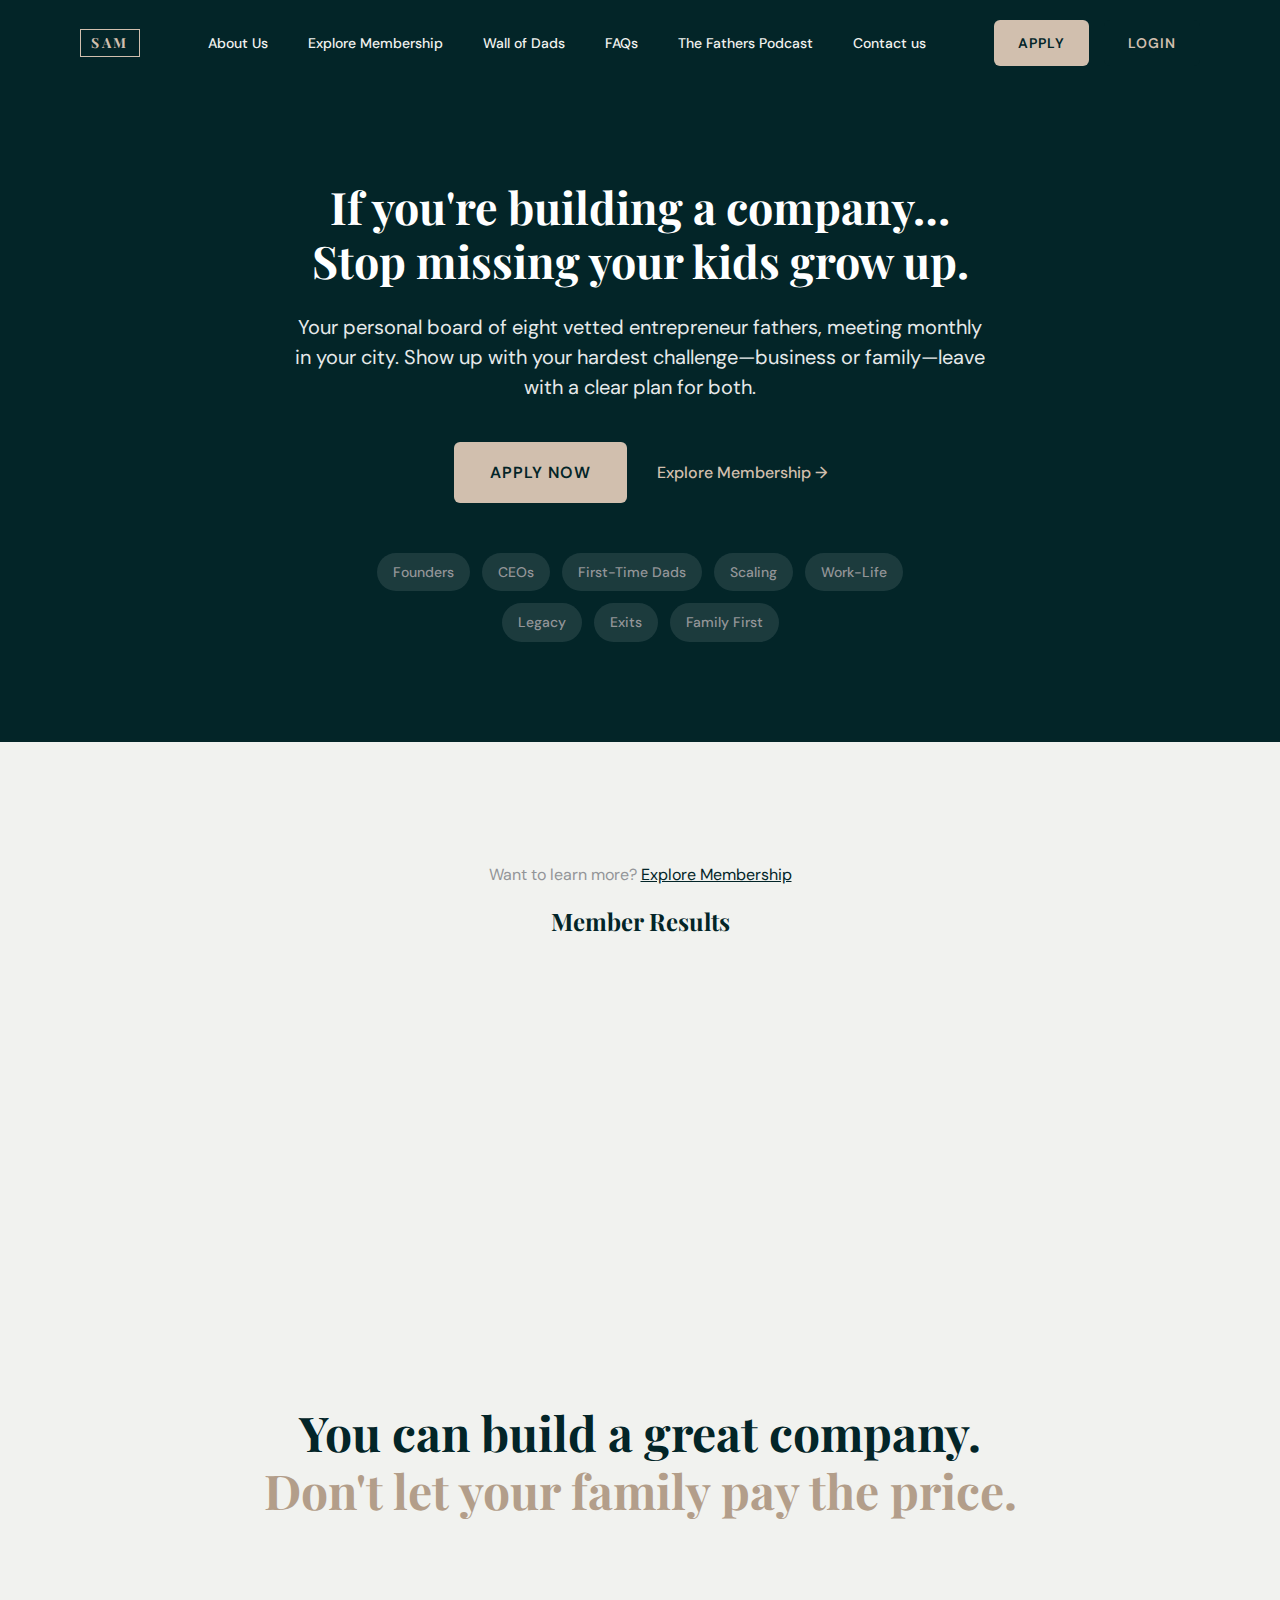
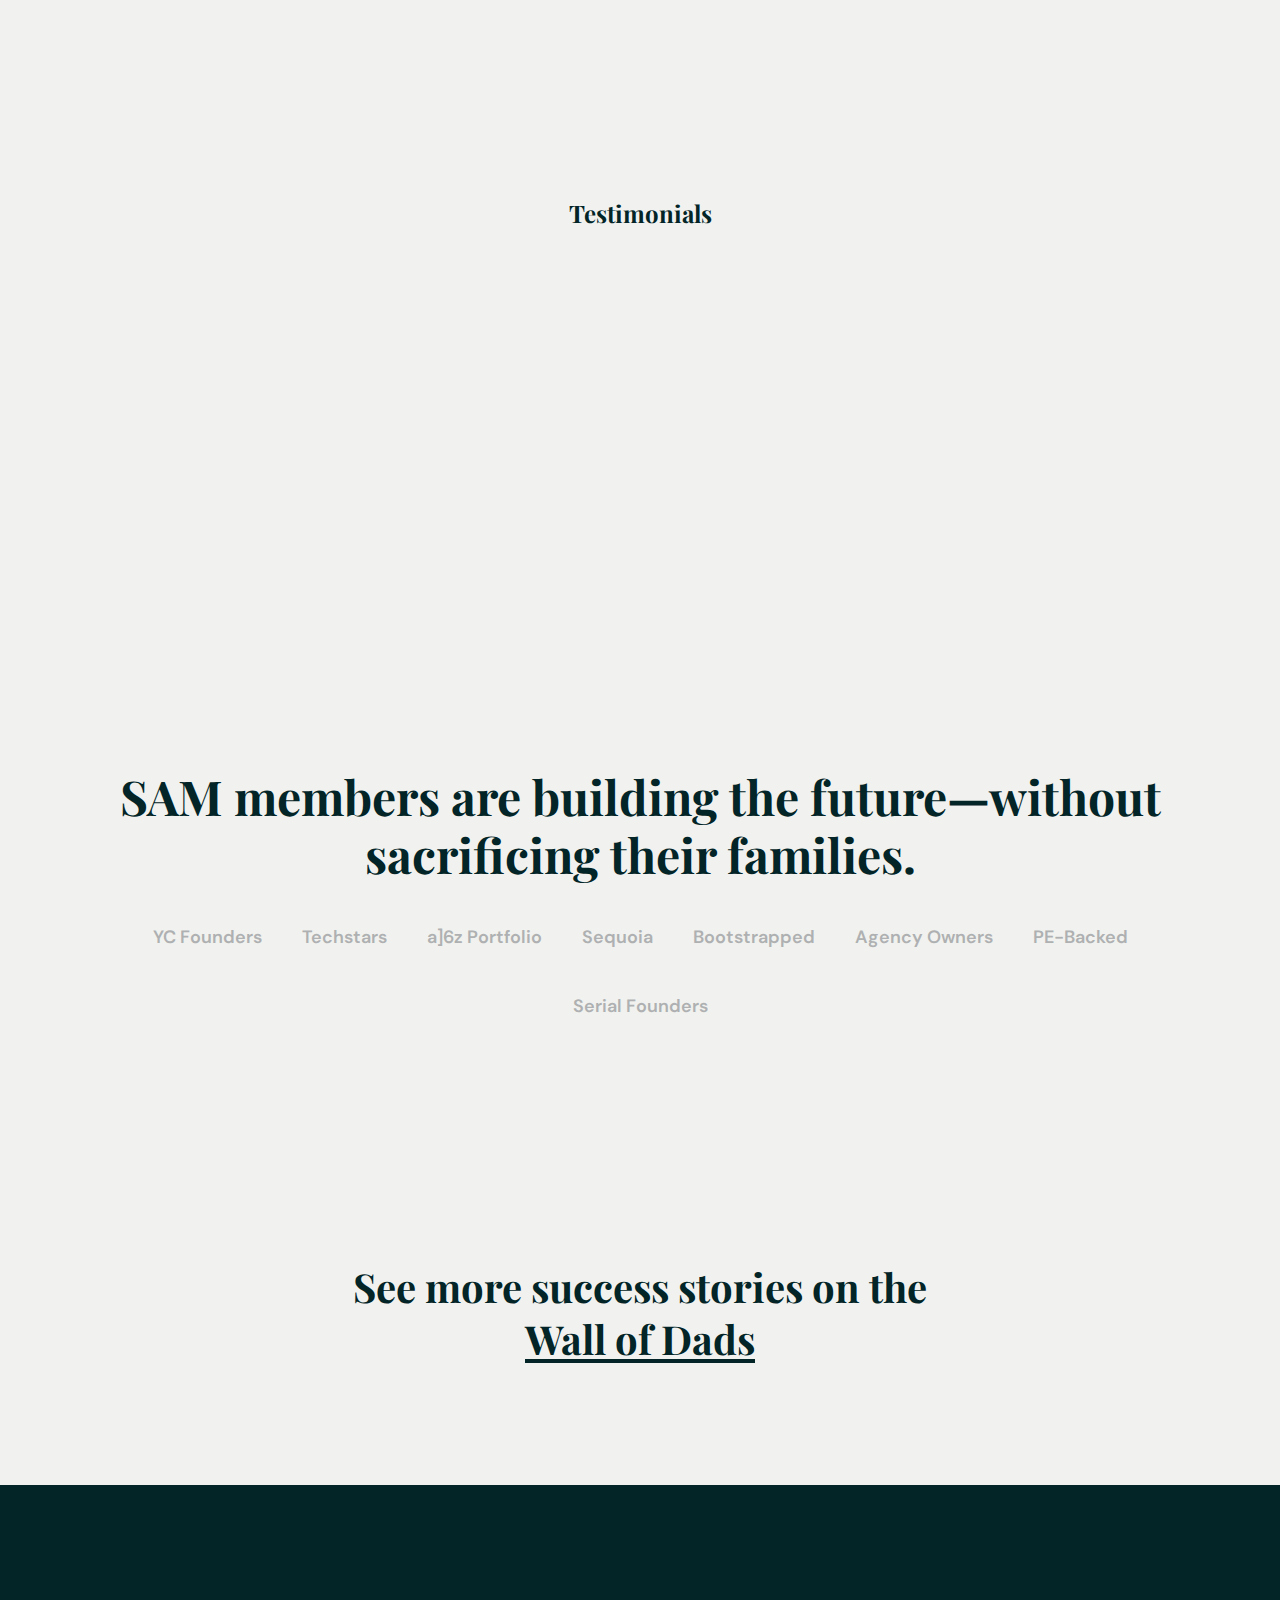
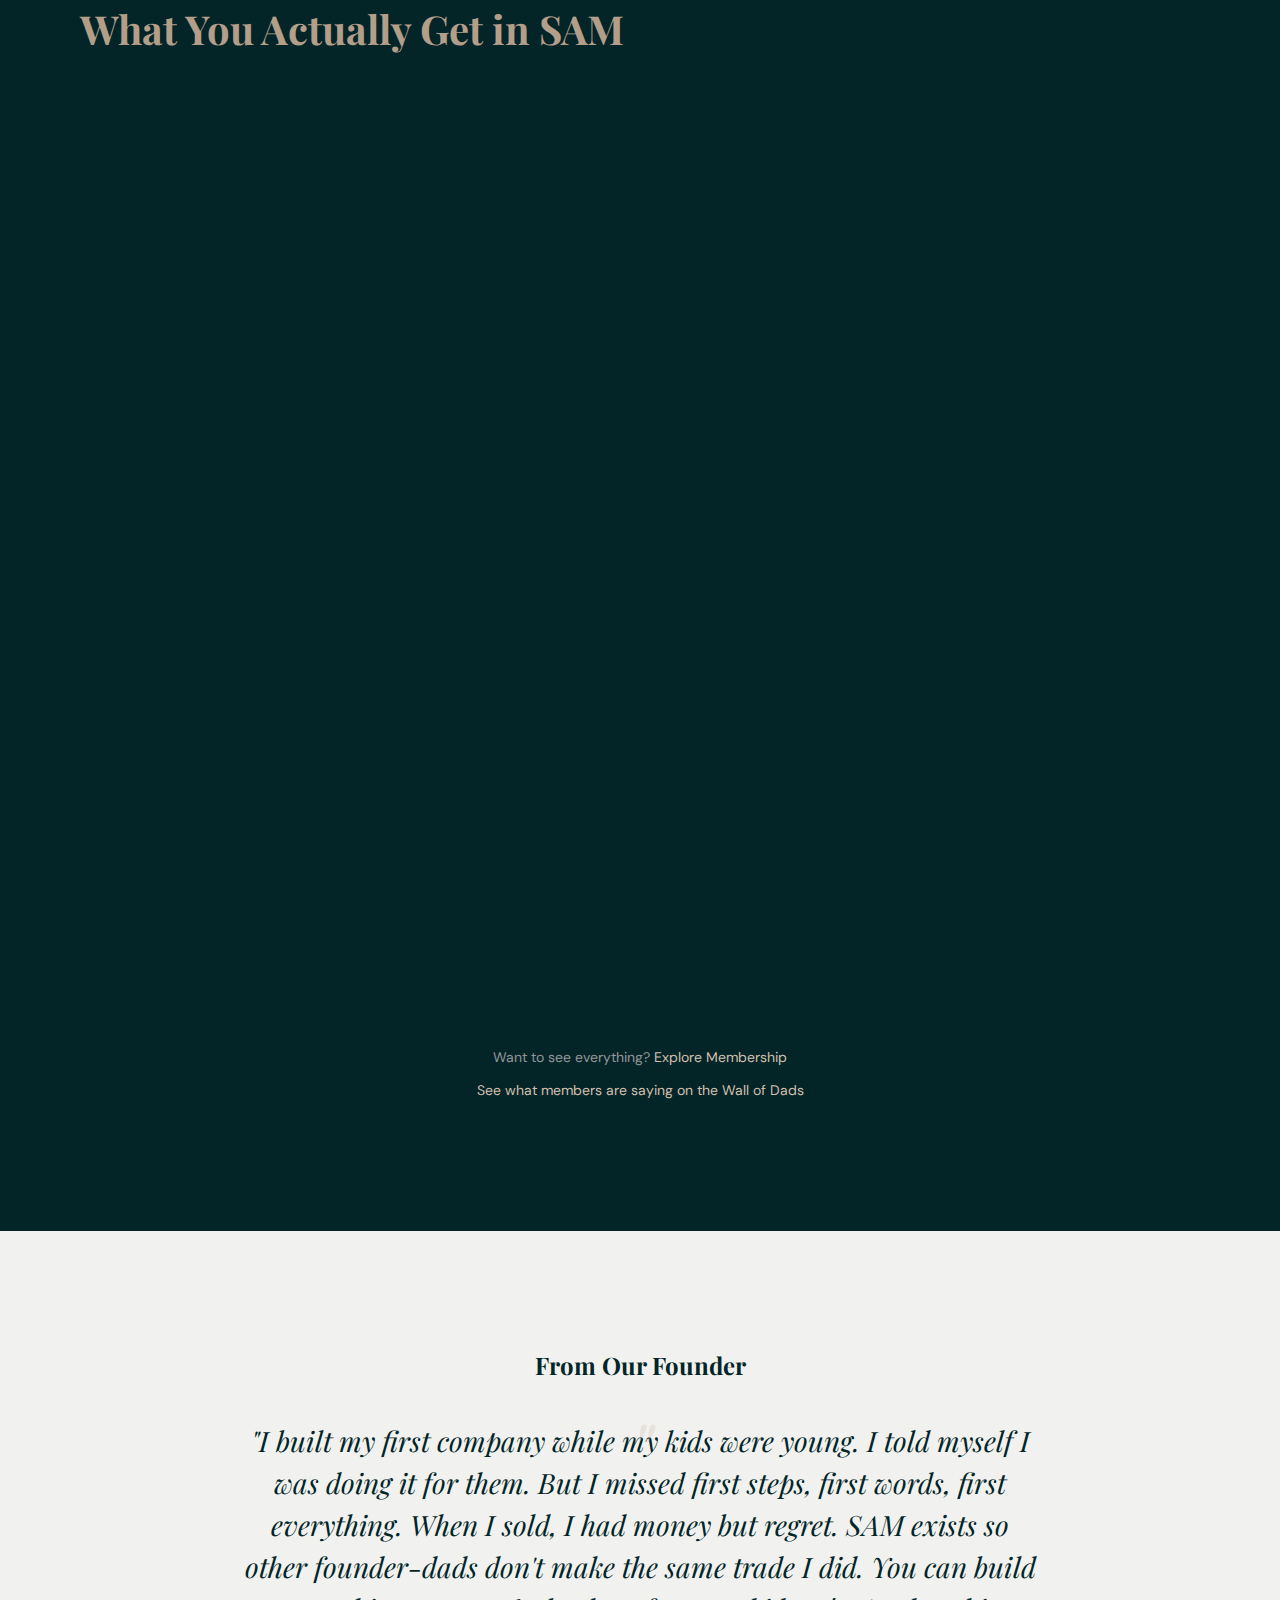
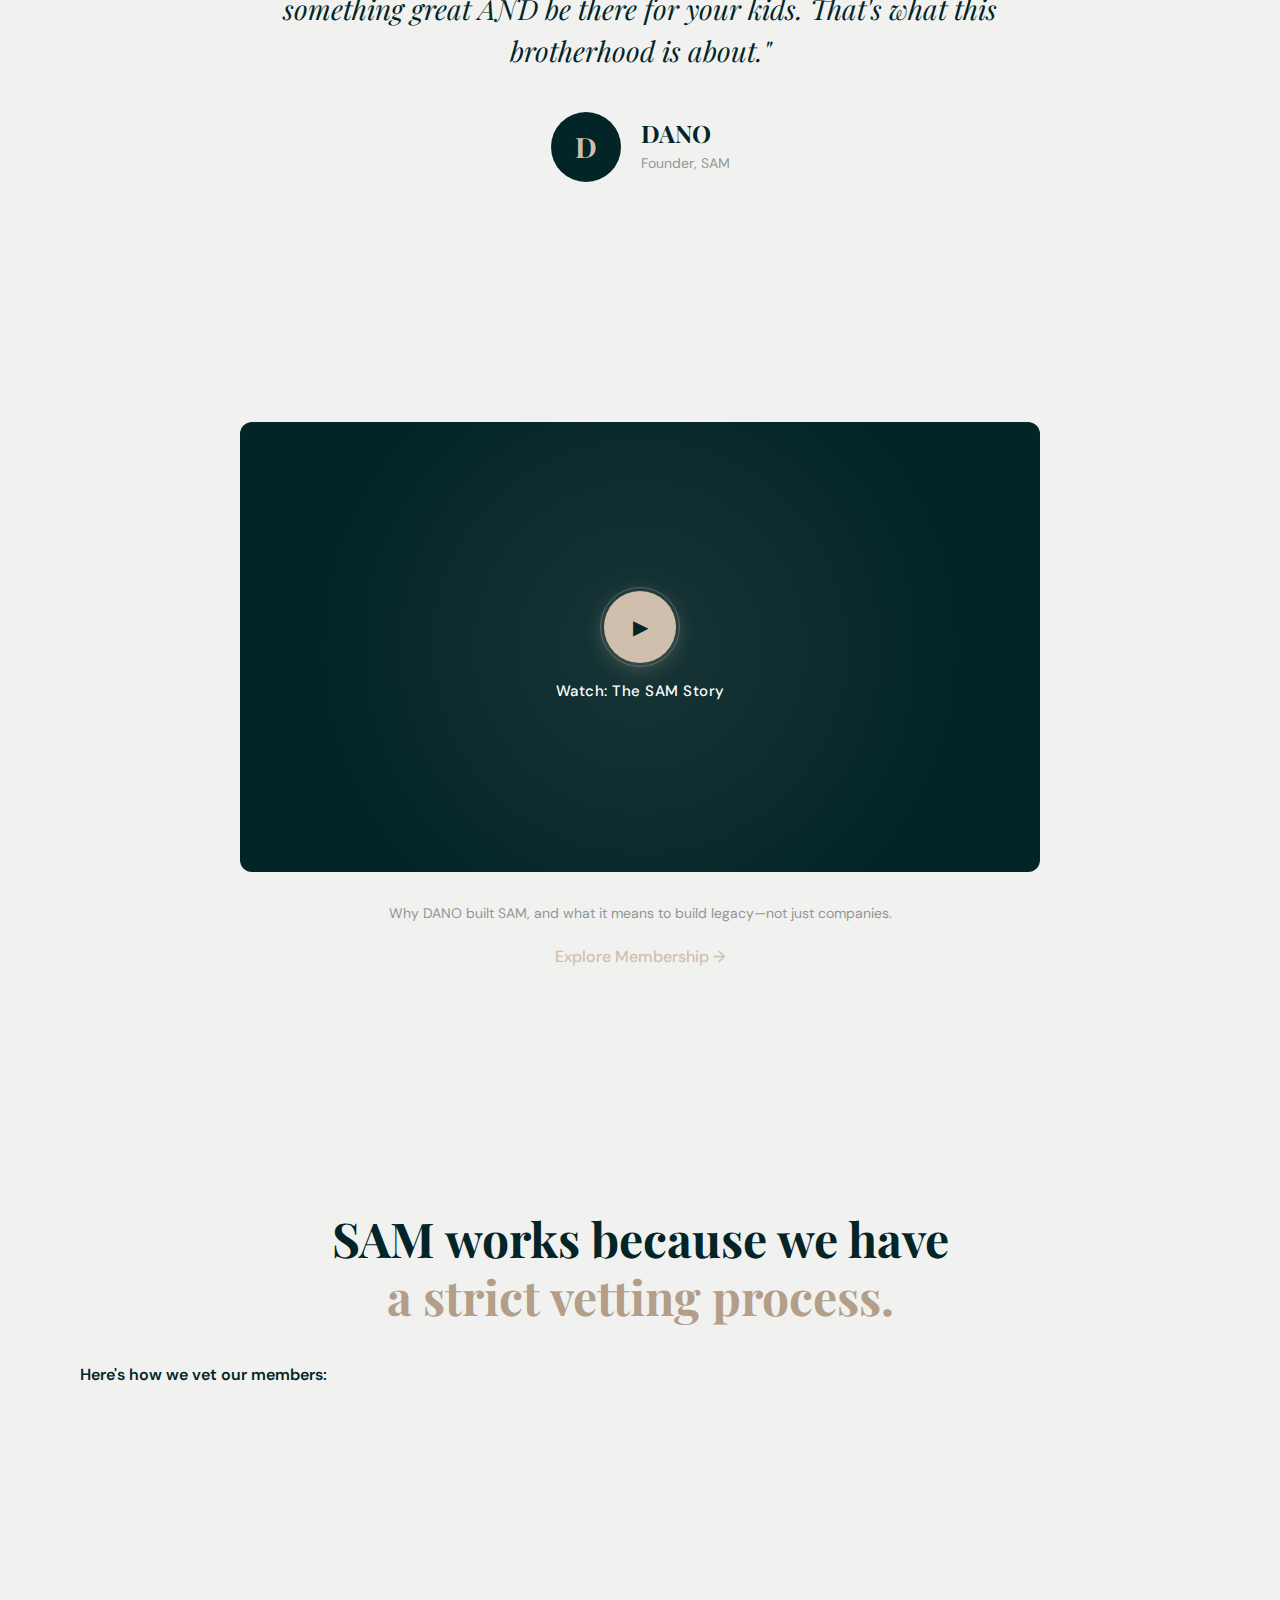
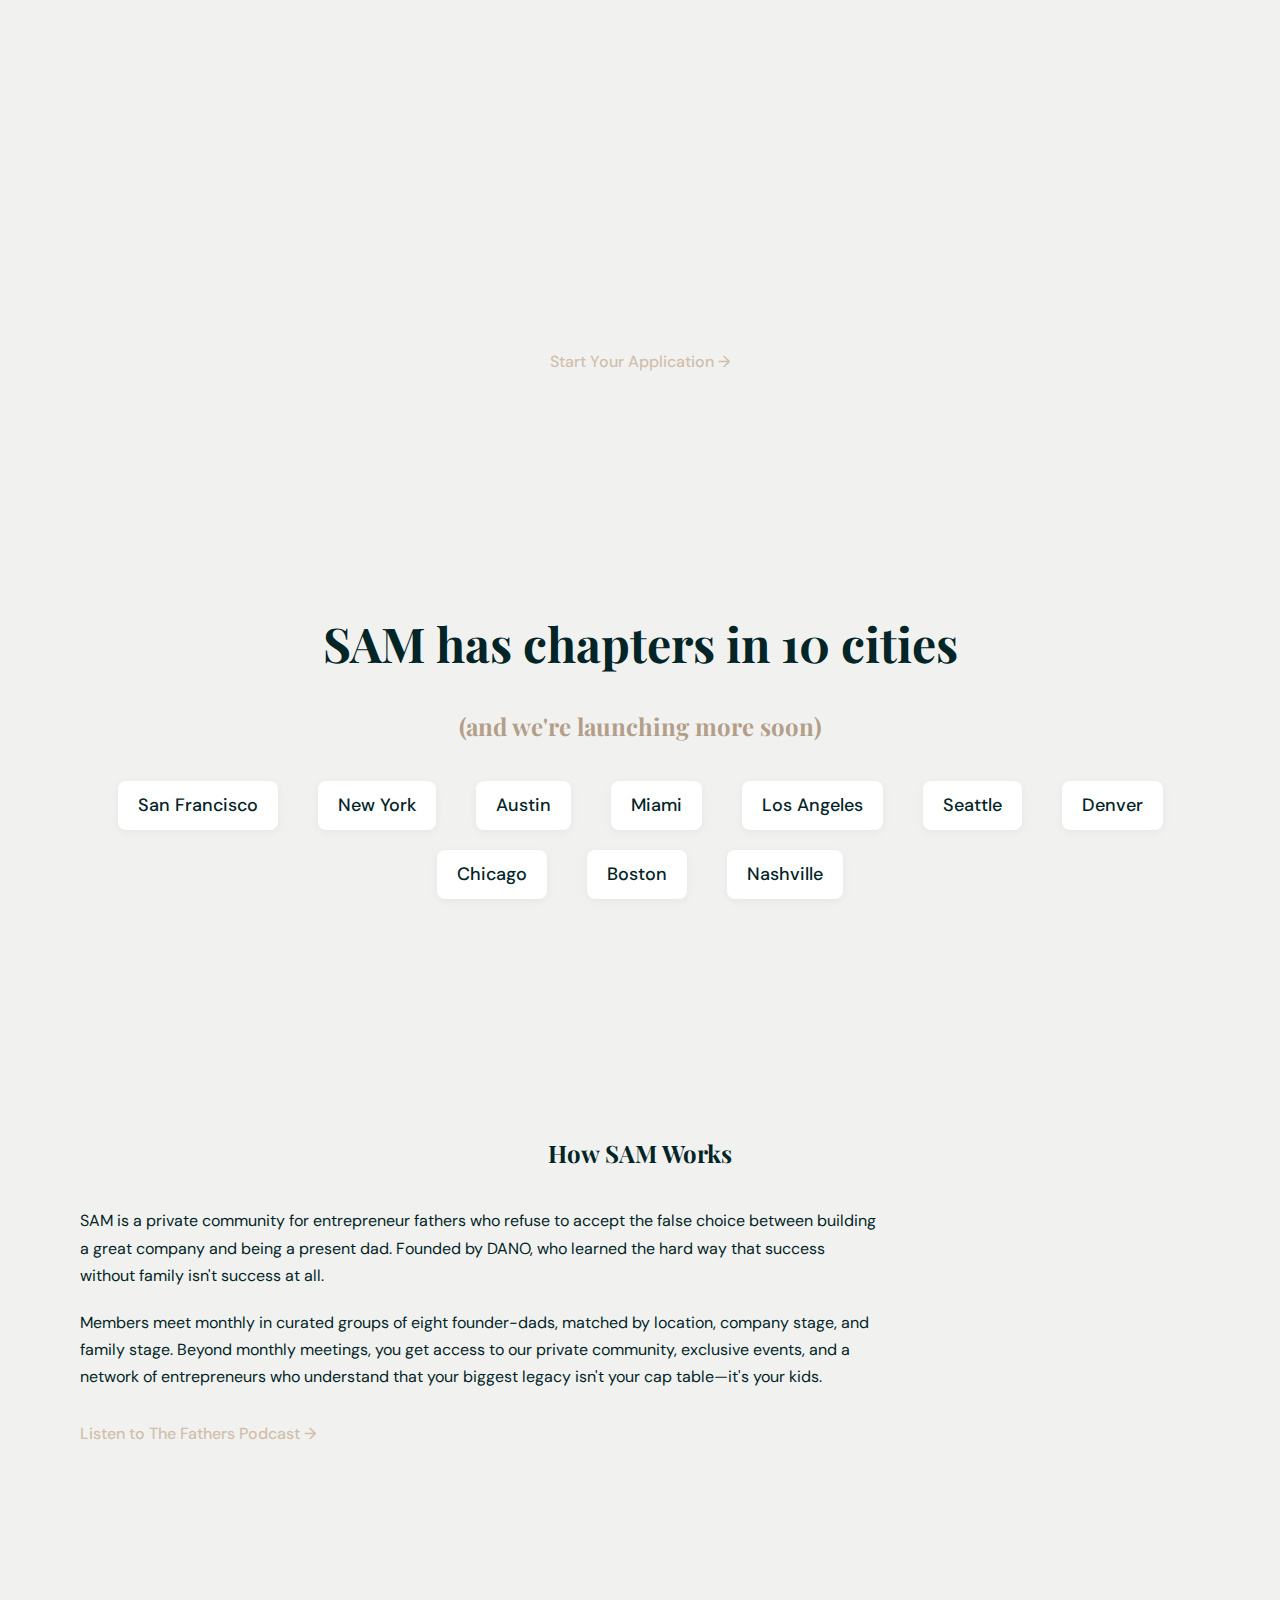
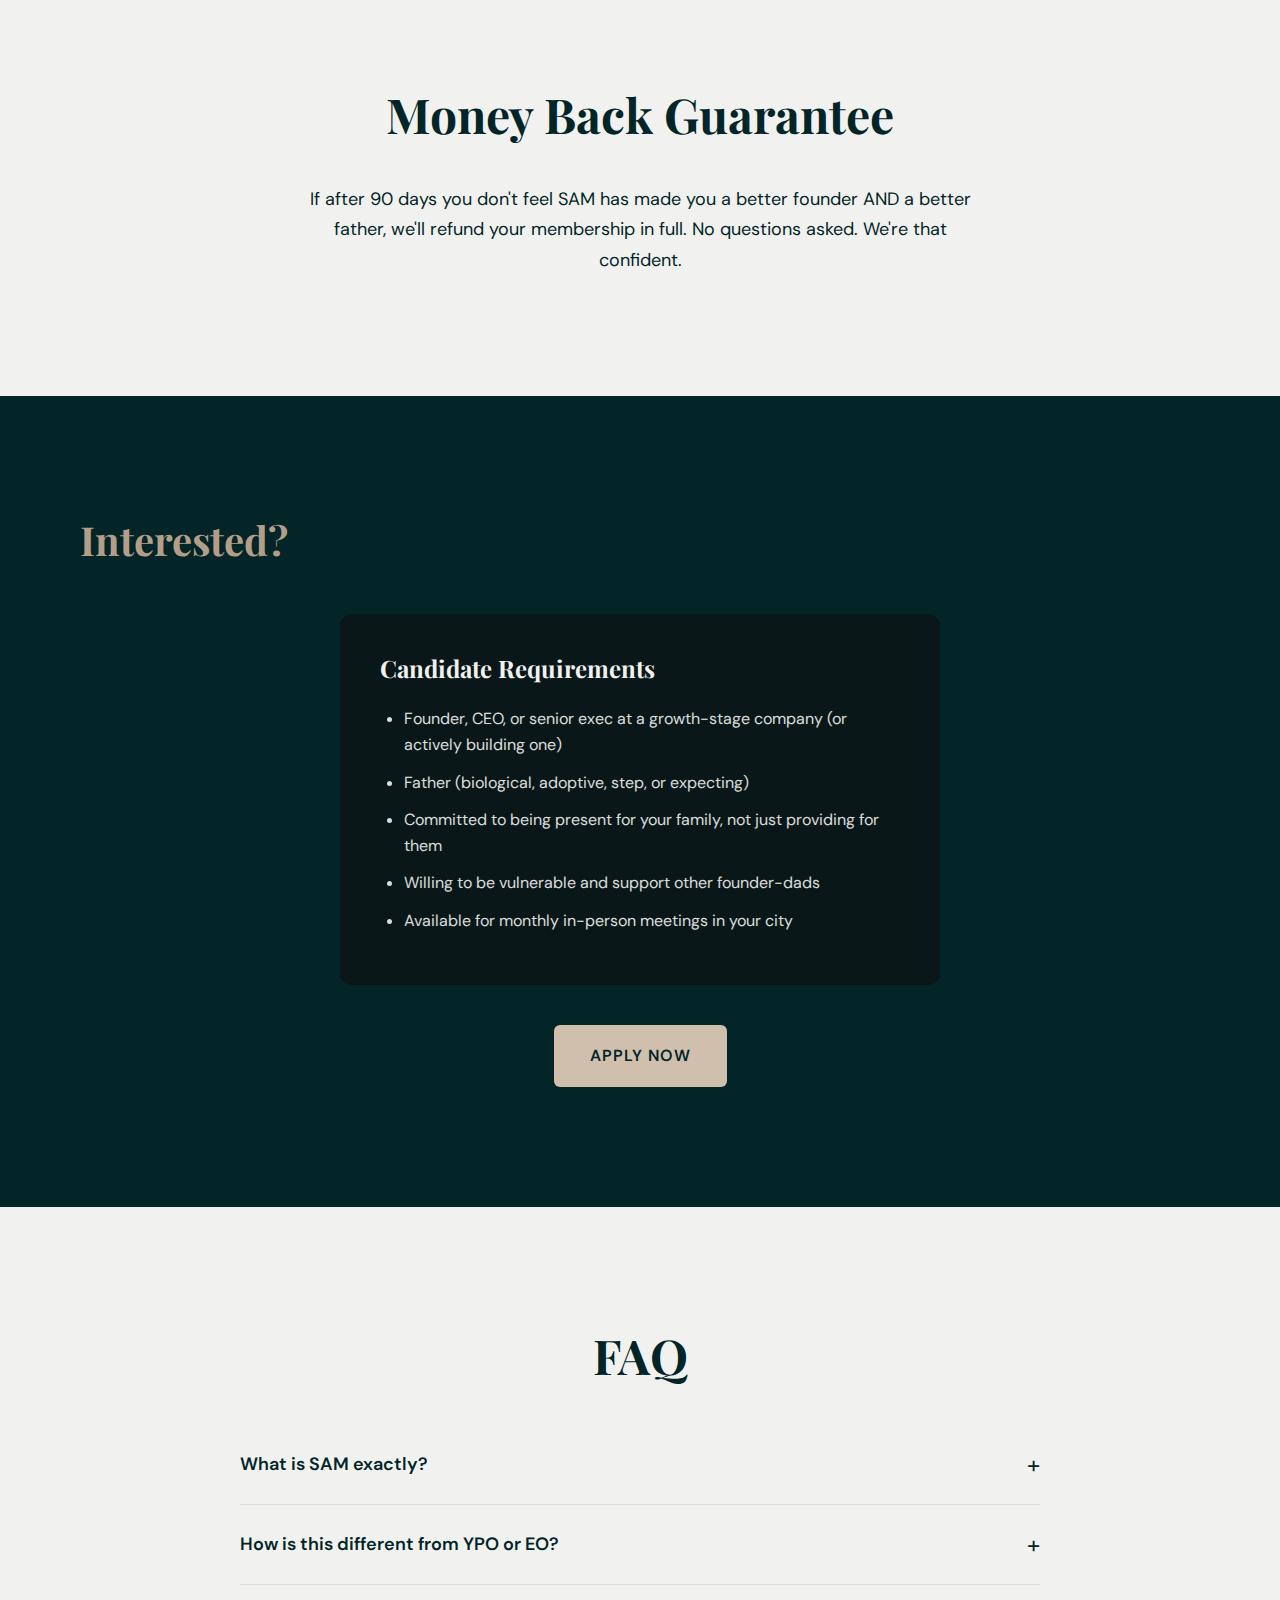
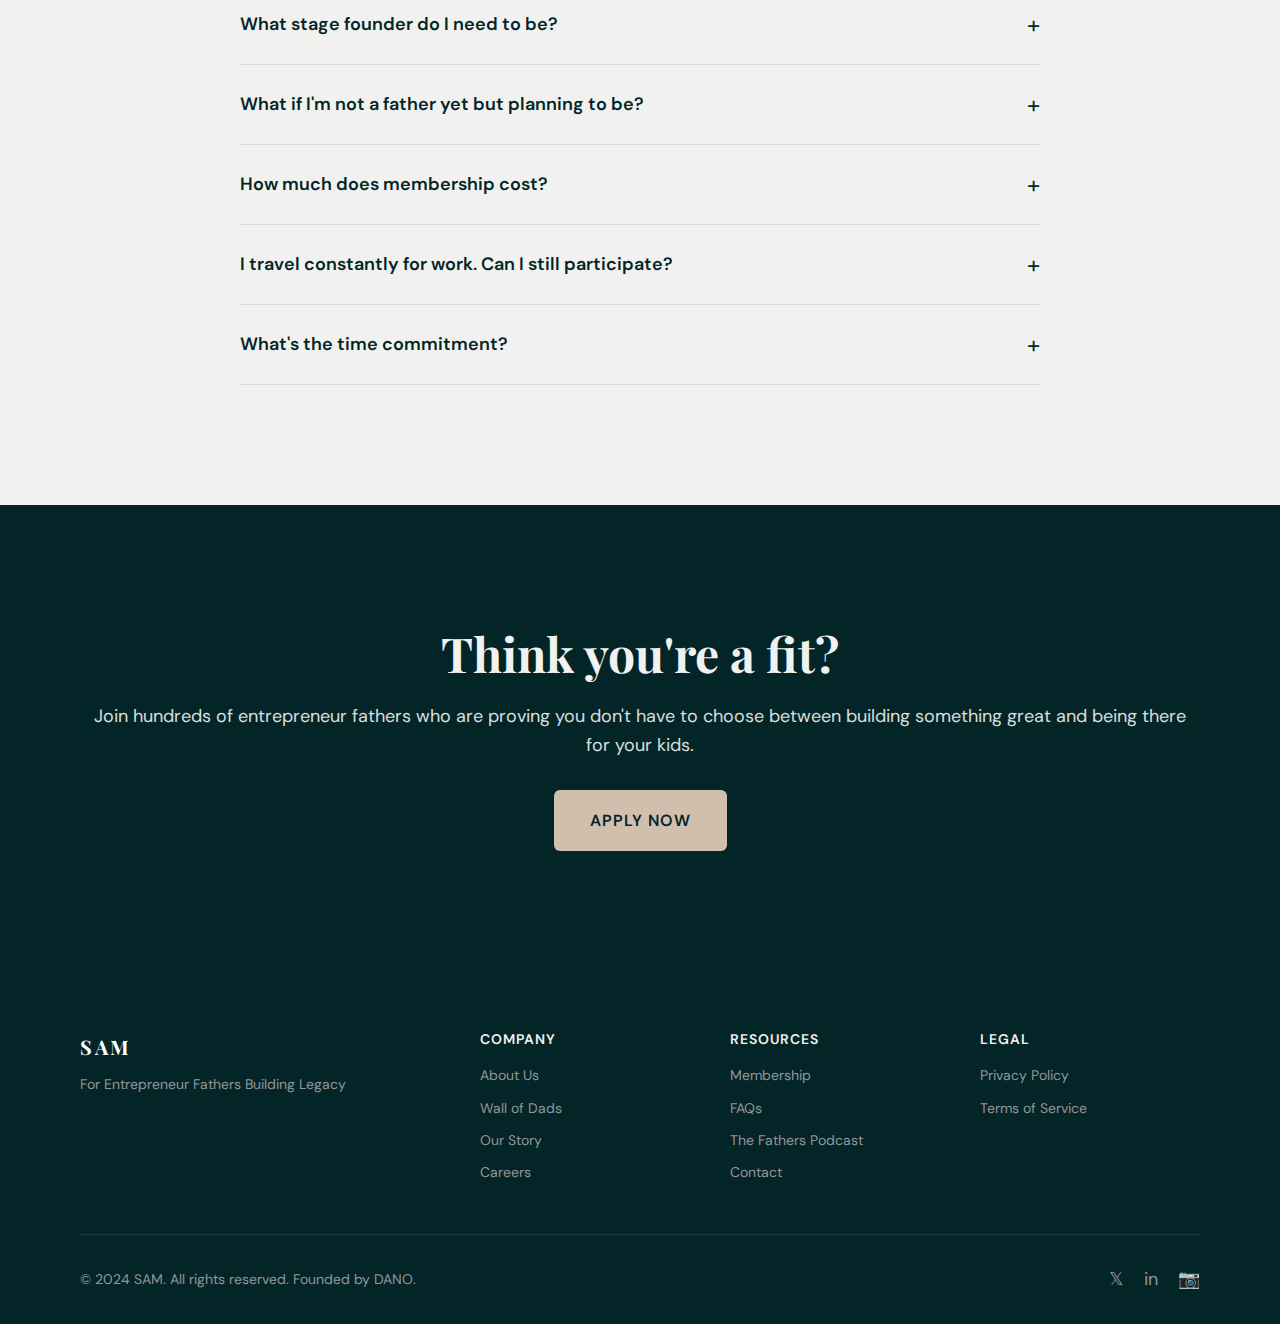
<file: index.html>
<!DOCTYPE html>
<html lang="en">
<head>
  <meta charset="UTF-8">
  <meta name="viewport" content="width=device-width, initial-scale=1.0">
  <title>SAM | For Entrepreneur Fathers Building Legacy</title>
  <meta name="description" content="SAM is the premier community for entrepreneur fathers who refuse to sacrifice family for business success. Join a brotherhood of founder dads who are winning at both.">
  
  <!-- Open Graph / Social Media Preview -->
  <meta property="og:type" content="website">
  <meta property="og:url" content="https://ross-sylvester.github.io/sam/">
  <meta property="og:title" content="SAM | For Entrepreneur Fathers Building Legacy">
  <meta property="og:description" content="Stop choosing between your company and your kids. Join a brotherhood of founder dads who are winning at both.">
  <meta property="og:image" content="https://ross-sylvester.github.io/sam/assets/og-image.png">
  <meta property="og:image:width" content="1200">
  <meta property="og:image:height" content="630">
  
  <!-- Twitter Card -->
  <meta name="twitter:card" content="summary_large_image">
  <meta name="twitter:title" content="SAM | For Entrepreneur Fathers Building Legacy">
  <meta name="twitter:description" content="Stop choosing between your company and your kids. Join a brotherhood of founder dads who are winning at both.">
  <meta name="twitter:image" content="https://ross-sylvester.github.io/sam/assets/og-image.png">
  
  <!-- Fonts - Using similar premium fonts -->
  <link rel="preconnect" href="https://fonts.googleapis.com">
  <link rel="preconnect" href="https://fonts.gstatic.com" crossorigin>
  <link href="https://fonts.googleapis.com/css2?family=Playfair+Display:wght@400;500;600;700&family=DM+Sans:wght@400;500;600;700&display=swap" rel="stylesheet">
  
  <link rel="stylesheet" href="css/style.css">
  <link rel="icon" type="image/svg+xml" href="assets/favicon.svg">
</head>
<body>
  <!-- Header -->
  <header class="header">
    <div class="container header-wrap">
      <a href="index.html" class="logo" aria-label="SAM Home">
        <span class="logo-mark">SAM</span>
      </a>
      
      <nav class="nav-menu" id="navMenu">
        <div class="nav-logo-mobile">
          <a href="index.html" class="logo">
            <span class="logo-mark">SAM</span>
          </a>
        </div>
        <div class="nav-links">
          <a href="#about" class="nav-link">About Us</a>
          <a href="#membership" class="nav-link">Explore Membership</a>
          <a href="#stories" class="nav-link">Wall of Dads</a>
          <a href="#faq" class="nav-link">FAQs</a>
          <a href="#podcast" class="nav-link">The Fathers Podcast</a>
          <a href="mailto:hello@joinsam.co" class="nav-link">Contact us</a>
        </div>
        <div class="nav-buttons-mobile">
          <a href="apply.html" class="btn btn-primary">APPLY</a>
          <a href="login.html" class="btn btn-dark">LOGIN</a>
        </div>
      </nav>
      
      <div class="header-right">
        <a href="apply.html" class="btn btn-primary">APPLY</a>
        <a href="login.html" class="btn btn-dark">LOGIN</a>
        <button class="menu-toggle" id="menuToggle" aria-label="Toggle menu">
          <span class="hamburger"></span>
        </button>
      </div>
    </div>
  </header>

  <!-- Hero Section -->
  <section class="hero">
    <div class="container">
      <h1 class="hero-title"><span class="line1">If you're building a company…</span><span class="line2">Stop missing your kids grow up.</span></h1>
      <p class="hero-subtitle">Your personal board of eight vetted entrepreneur fathers, meeting monthly in your city. Show up with your hardest challenge—business or family—leave with a clear plan for both.</p>
      <div class="hero-cta">
        <a href="apply.html" class="btn btn-primary btn-large">Apply Now</a>
        <a href="#membership" class="link-arrow">Explore Membership →</a>
      </div>
      <div class="hero-tags">
        <span class="tag">Founders</span>
        <span class="tag">CEOs</span>
        <span class="tag">First-Time Dads</span>
        <span class="tag">Scaling</span>
        <span class="tag">Work-Life</span>
        <span class="tag">Legacy</span>
        <span class="tag">Exits</span>
        <span class="tag">Family First</span>
      </div>
    </div>
  </section>

  <!-- Member Results Section -->
  <section class="section section-light" id="about">
    <div class="container">
      <p class="section-eyebrow">Want to learn more? <a href="#membership">Explore Membership</a></p>
      <h3 class="section-label">Member Results</h3>
      
      <div class="results-grid">
        <div class="result-card">
          <h4 class="result-title">$8M SaaS Founder</h4>
          <p class="result-text">Restructured calendar to make every school pickup. Revenue grew 40% after implementing boundaries learned from his SAM group.</p>
        </div>
        <div class="result-card">
          <h4 class="result-title">Series A CEO</h4>
          <p class="result-text">Navigated fundraising while wife was pregnant with twins. SAM dads helped him negotiate paternity leave into his term sheet.</p>
        </div>
        <div class="result-card">
          <h4 class="result-title">Agency Owner, Father of 4</h4>
          <p class="result-text">Built "no meeting Fridays" for dad-kid dates. Team productivity increased. Now teaches the system to other SAM members.</p>
        </div>
      </div>
    </div>
  </section>

  <!-- Lonely Decisions Section -->
  <section class="section section-light">
    <div class="container text-center">
      <h2 class="section-heading">You can build a great company.<br><span class="text-muted">Don't let your family pay the price.</span></h2>
    </div>
  </section>

  <!-- Testimonials Section -->
  <section class="section section-light" id="stories">
    <div class="container">
      <h3 class="section-label">Testimonials</h3>
      
      <div class="testimonials-grid">
        <div class="testimonial-card">
          <div class="testimonial-content">
            <p>"I was grinding 80-hour weeks, missing everything. My SAM group called me out—with love. Now I run a bigger company in fewer hours, and my daughter actually knows who I am."</p>
          </div>
          <div class="testimonial-author">
            <div class="author-avatar">MK</div>
            <div class="author-info">
              <h6 class="author-name">Marcus Kim</h6>
              <span class="author-role">Father of 2, Fintech Founder ($12M ARR)</span>
            </div>
          </div>
        </div>
        
        <div class="testimonial-card">
          <div class="testimonial-content">
            <p>"Every founder group talks business. SAM is the only place where we talk about being a dad AND a founder. Both got better when I stopped separating them."</p>
          </div>
          <div class="testimonial-author">
            <div class="author-avatar">JR</div>
            <div class="author-info">
              <h6 class="author-name">James Rodriguez</h6>
              <span class="author-role">Father of 3, E-commerce ($25M exit)</span>
            </div>
          </div>
        </div>
        
        <div class="testimonial-card">
          <div class="testimonial-content">
            <p>"My co-founder thought I was crazy for blocking 3-6pm every day for family. My SAM brothers helped me hold the line. Best decision I ever made."</p>
          </div>
          <div class="testimonial-author">
            <div class="author-avatar">DT</div>
            <div class="author-info">
              <h6 class="author-name">Derek Thompson</h6>
              <span class="author-role">Father of 1, Dev Tools Startup (Series B)</span>
            </div>
          </div>
        </div>
      </div>
    </div>
  </section>

  <!-- Member Companies -->
  <section class="section section-light">
    <div class="container">
      <h3 class="section-heading text-center">SAM members are building the future—without sacrificing their families.</h3>
      <div class="logos-grid">
        <div class="logo-item">YC Founders</div>
        <div class="logo-item">Techstars</div>
        <div class="logo-item">a]6z Portfolio</div>
        <div class="logo-item">Sequoia</div>
        <div class="logo-item">Bootstrapped</div>
        <div class="logo-item">Agency Owners</div>
        <div class="logo-item">PE-Backed</div>
        <div class="logo-item">Serial Founders</div>
      </div>
    </div>
  </section>

  <!-- Wall of Fame CTA -->
  <section class="section section-light">
    <div class="container text-center">
      <h3 class="section-heading-large">See more success stories on the<br><a href="#stories" class="link-underline">Wall of Dads</a></h3>
    </div>
  </section>

  <!-- What You Get Section -->
  <section class="section section-dark" id="membership">
    <div class="container">
      <h2 class="section-heading-accent">What You Actually Get in SAM</h2>
      
      <div class="features-list">
        <div class="feature-item">
          <div class="feature-content">
            <h3 class="feature-title">Monthly Founder-Dad Roundtables</h3>
            <p class="feature-description">Eight entrepreneur fathers. One room. No pitch decks. Every month, you'll meet with your core group to tackle the real challenges—hiring while your kid is sick, scaling without sacrificing bedtime, navigating a pivot when your wife needs you home more.</p>
          </div>
          <div class="feature-image">
            <div class="feature-placeholder">🤝</div>
          </div>
        </div>
        
        <div class="feature-item">
          <div class="feature-content">
            <h3 class="feature-title">Retreats, Dad-Kid Adventures, and "Only in SAM" Experiences</h3>
            <p class="feature-description">Quarterly founder retreats with childcare included. Father-son/daughter camping trips. Exclusive dinners with entrepreneurs who've built billion-dollar companies AND raised great kids. Experiences designed to prove you don't have to choose.</p>
          </div>
          <div class="feature-image">
            <div class="feature-placeholder">🏕️</div>
          </div>
        </div>
        
        <div class="feature-item">
          <div class="feature-content">
            <h3 class="feature-title">Get Answers When Stakes Are High</h3>
            <p class="feature-description">Board meeting tomorrow but your kid has a recital? Struggling to tell your investor you're taking real paternity leave? Our private community connects you with founder-dads who've navigated the same impossible choices. Real advice, usually within hours.</p>
          </div>
          <div class="feature-image">
            <div class="feature-placeholder">💬</div>
          </div>
        </div>
      </div>
      
      <div class="feature-cta">
        <p class="cta-subtext">Want to see everything? <a href="#membership" class="link-accent">Explore Membership</a></p>
        <p class="cta-subtext"><a href="#stories" class="link-accent">See what members are saying on the Wall of Dads</a></p>
      </div>
    </div>
  </section>

  <!-- Founder Section -->
  <section class="section section-light" id="founder">
    <div class="container">
      <div class="founder-section">
        <div class="founder-content">
          <h3 class="section-label">From Our Founder</h3>
          <blockquote class="founder-quote">
            "I built my first company while my kids were young. I told myself I was doing it for them. But I missed first steps, first words, first everything. When I sold, I had money but regret. SAM exists so other founder-dads don't make the same trade I did. You can build something great AND be there for your kids. That's what this brotherhood is about."
          </blockquote>
          <div class="founder-info">
            <div class="founder-avatar">D</div>
            <div class="founder-details">
              <h4 class="founder-name">DANO</h4>
              <p class="founder-title">Founder, SAM</p>
            </div>
          </div>
        </div>
      </div>
    </div>
  </section>

  <!-- Video Section -->
  <section class="section section-light">
    <div class="container">
      <div class="video-container">
        <div class="video-placeholder">
          <div class="play-button">▶</div>
          <p>Watch: The SAM Story</p>
        </div>
      </div>
      <p class="video-caption text-center">Why DANO built SAM, and what it means to build legacy—not just companies.</p>
      <div class="text-center">
        <a href="#membership" class="link-arrow">Explore Membership →</a>
      </div>
    </div>
  </section>

  <!-- Vetting Process Section -->
  <section class="section section-light">
    <div class="container">
      <h2 class="section-heading text-center">SAM works because we have<br><span class="text-muted">a strict vetting process.</span></h2>
      
      <h4 class="process-subtitle">Here's how we vet our members:</h4>
      
      <div class="process-grid">
        <div class="process-step">
          <span class="step-number">01</span>
          <h3 class="step-title">Apply</h3>
          <p class="step-description">Tell us about your business, your family, and what you're hoping to get from the brotherhood. We read every application personally.</p>
        </div>
        
        <div class="process-step">
          <span class="step-number">02</span>
          <h3 class="step-title">Interview</h3>
          <p class="step-description">A candid conversation about your priorities, your struggles, and whether you're ready to be vulnerable with other founder-dads.</p>
        </div>
        
        <div class="process-step">
          <span class="step-number">03</span>
          <h3 class="step-title">Community Veto</h3>
          <p class="step-description">Existing members review your profile. We protect the trust in every group. One bad fit can break the magic.</p>
        </div>
        
        <div class="process-step">
          <span class="step-number">04</span>
          <h3 class="step-title">Review</h3>
          <p class="step-description">Our membership committee evaluates fit based on stage, values, and what you can both give and get from the community.</p>
        </div>
        
        <div class="process-step">
          <span class="step-number">05</span>
          <h3 class="step-title">Invite</h3>
          <p class="step-description">If you're a fit, you'll receive your invitation. Welcome to the brotherhood.</p>
        </div>
        
        <div class="process-step">
          <span class="step-number">06</span>
          <h3 class="step-title">Core Group Matching</h3>
          <p class="step-description">We match you with seven other founder-dads based on location, company stage, and family stage. Your group becomes your board.</p>
        </div>
      </div>
      
      <div class="text-center">
        <a href="apply.html" class="link-arrow">Start Your Application →</a>
      </div>
    </div>
  </section>

  <!-- Cities Section -->
  <section class="section section-light">
    <div class="container text-center">
      <h2 class="section-heading">SAM has chapters in 10 cities</h2>
      <h3 class="section-subheading text-accent">(and we're launching more soon)</h3>
      
      <div class="cities-grid">
        <span class="city">San Francisco</span>
        <span class="city">New York</span>
        <span class="city">Austin</span>
        <span class="city">Miami</span>
        <span class="city">Los Angeles</span>
        <span class="city">Seattle</span>
        <span class="city">Denver</span>
        <span class="city">Chicago</span>
        <span class="city">Boston</span>
        <span class="city">Nashville</span>
      </div>
    </div>
  </section>

  <!-- How It Works Section -->
  <section class="section section-light" id="podcast">
    <div class="container">
      <h3 class="section-label">How SAM Works</h3>
      <div class="how-it-works">
        <p>SAM is a private community for entrepreneur fathers who refuse to accept the false choice between building a great company and being a present dad. Founded by DANO, who learned the hard way that success without family isn't success at all.</p>
        <p>Members meet monthly in curated groups of eight founder-dads, matched by location, company stage, and family stage. Beyond monthly meetings, you get access to our private community, exclusive events, and a network of entrepreneurs who understand that your biggest legacy isn't your cap table—it's your kids.</p>
        <div class="podcast-link">
          <a href="#podcast" class="link-arrow">Listen to The Fathers Podcast →</a>
        </div>
      </div>
    </div>
  </section>

  <!-- Money Back Guarantee -->
  <section class="section section-light">
    <div class="container text-center">
      <h2 class="section-heading">Money Back Guarantee</h2>
      <p class="guarantee-text">If after 90 days you don't feel SAM has made you a better founder AND a better father, we'll refund your membership in full. No questions asked. We're that confident.</p>
    </div>
  </section>

  <!-- Requirements Section -->
  <section class="section section-dark" id="requirements">
    <div class="container">
      <h2 class="section-heading-accent">Interested?</h2>
      
      <div class="requirements-box">
        <h3 class="requirements-title">Candidate Requirements</h3>
        <ul class="requirements-list">
          <li>Founder, CEO, or senior exec at a growth-stage company (or actively building one)</li>
          <li>Father (biological, adoptive, step, or expecting)</li>
          <li>Committed to being present for your family, not just providing for them</li>
          <li>Willing to be vulnerable and support other founder-dads</li>
          <li>Available for monthly in-person meetings in your city</li>
        </ul>
      </div>
      
      <div class="apply-cta">
        <a href="apply.html" class="btn btn-primary btn-large">Apply Now</a>
      </div>
    </div>
  </section>

  <!-- FAQ Section -->
  <section class="section section-light" id="faq">
    <div class="container">
      <h2 class="section-heading text-center">FAQ</h2>
      
      <div class="faq-list">
        <div class="faq-item">
          <button class="faq-question">
            What is SAM exactly?
            <span class="faq-icon">+</span>
          </button>
          <div class="faq-answer">
            <p>SAM is a private membership community for entrepreneur fathers who want to build great companies without sacrificing their families. We organize founder-dads into "Core Groups" of eight members who meet monthly for honest conversations about the unique challenges of being a founder and a father at the same time.</p>
          </div>
        </div>
        
        <div class="faq-item">
          <button class="faq-question">
            How is this different from YPO or EO?
            <span class="faq-icon">+</span>
          </button>
          <div class="faq-answer">
            <p>YPO and EO are excellent organizations focused on business. SAM is specifically designed for the intersection of entrepreneurship and fatherhood. Every conversation, every event, every resource is built around helping you succeed at both. We're not a business group that sometimes talks about family—we're a brotherhood that integrates both.</p>
          </div>
        </div>
        
        <div class="faq-item">
          <button class="faq-question">
            What stage founder do I need to be?
            <span class="faq-icon">+</span>
          </button>
          <div class="faq-answer">
            <p>We have members from pre-revenue to post-exit. What matters more than revenue is your commitment to building something meaningful while being a present father. We match you with founders at similar stages so conversations are relevant.</p>
          </div>
        </div>
        
        <div class="faq-item">
          <button class="faq-question">
            What if I'm not a father yet but planning to be?
            <span class="faq-icon">+</span>
          </button>
          <div class="faq-answer">
            <p>We welcome expecting fathers. In fact, joining before your first child arrives is one of the best things you can do. You'll learn from dads who've navigated paternity leave, the newborn phase, and how to set up systems early that protect family time.</p>
          </div>
        </div>
        
        <div class="faq-item">
          <button class="faq-question">
            How much does membership cost?
            <span class="faq-icon">+</span>
          </button>
          <div class="faq-answer">
            <p>Membership is an annual commitment. We share specific pricing during the application process because we offer different tiers based on company stage. We also have a scholarship program for earlier-stage founders who demonstrate exceptional commitment to the mission.</p>
          </div>
        </div>
        
        <div class="faq-item">
          <button class="faq-question">
            I travel constantly for work. Can I still participate?
            <span class="faq-icon">+</span>
          </button>
          <div class="faq-answer">
            <p>We get it—founder life means travel. Members can join virtually when necessary, and we facilitate connections with SAM members in other cities when you're on the road. That said, the magic happens in person. If you can't commit to most meetings being in-person, SAM might not be the right fit yet.</p>
          </div>
        </div>
        
        <div class="faq-item">
          <button class="faq-question">
            What's the time commitment?
            <span class="faq-icon">+</span>
          </button>
          <div class="faq-answer">
            <p>Core Group meetings are once monthly, typically 4 hours over lunch or dinner. Beyond that, engagement with the community and events is encouraged but flexible. We designed SAM knowing that your time is your scarcest resource.</p>
          </div>
        </div>
      </div>
    </div>
  </section>

  <!-- Final CTA Section -->
  <section class="section section-dark">
    <div class="container text-center">
      <h2 class="section-heading-light">Think you're a fit?</h2>
      <p class="cta-text">Join hundreds of entrepreneur fathers who are proving you don't have to choose between building something great and being there for your kids.</p>
      <a href="apply.html" class="btn btn-primary btn-large">Apply Now</a>
    </div>
  </section>

  <!-- Footer -->
  <footer class="footer">
    <div class="container">
      <div class="footer-top">
        <div class="footer-brand">
          <span class="logo-text">SAM</span>
          <p class="footer-tagline">For Entrepreneur Fathers Building Legacy</p>
        </div>
        <div class="footer-links">
          <div class="footer-column">
            <h4>Company</h4>
            <a href="#about">About Us</a>
            <a href="#stories">Wall of Dads</a>
            <a href="#founder">Our Story</a>
            <a href="mailto:careers@joinsam.co">Careers</a>
          </div>
          <div class="footer-column">
            <h4>Resources</h4>
            <a href="#membership">Membership</a>
            <a href="#faq">FAQs</a>
            <a href="#podcast">The Fathers Podcast</a>
            <a href="mailto:hello@joinsam.co">Contact</a>
          </div>
          <div class="footer-column">
            <h4>Legal</h4>
            <a href="#privacy">Privacy Policy</a>
            <a href="#terms">Terms of Service</a>
          </div>
        </div>
      </div>
      <div class="footer-bottom">
        <p>&copy; 2024 SAM. All rights reserved. Founded by DANO.</p>
        <div class="social-links">
          <a href="#" aria-label="Twitter">𝕏</a>
          <a href="#" aria-label="LinkedIn">in</a>
          <a href="#" aria-label="Instagram">📷</a>
        </div>
      </div>
    </div>
  </footer>

  <script src="js/main.js"></script>
</body>
</html>
</file>
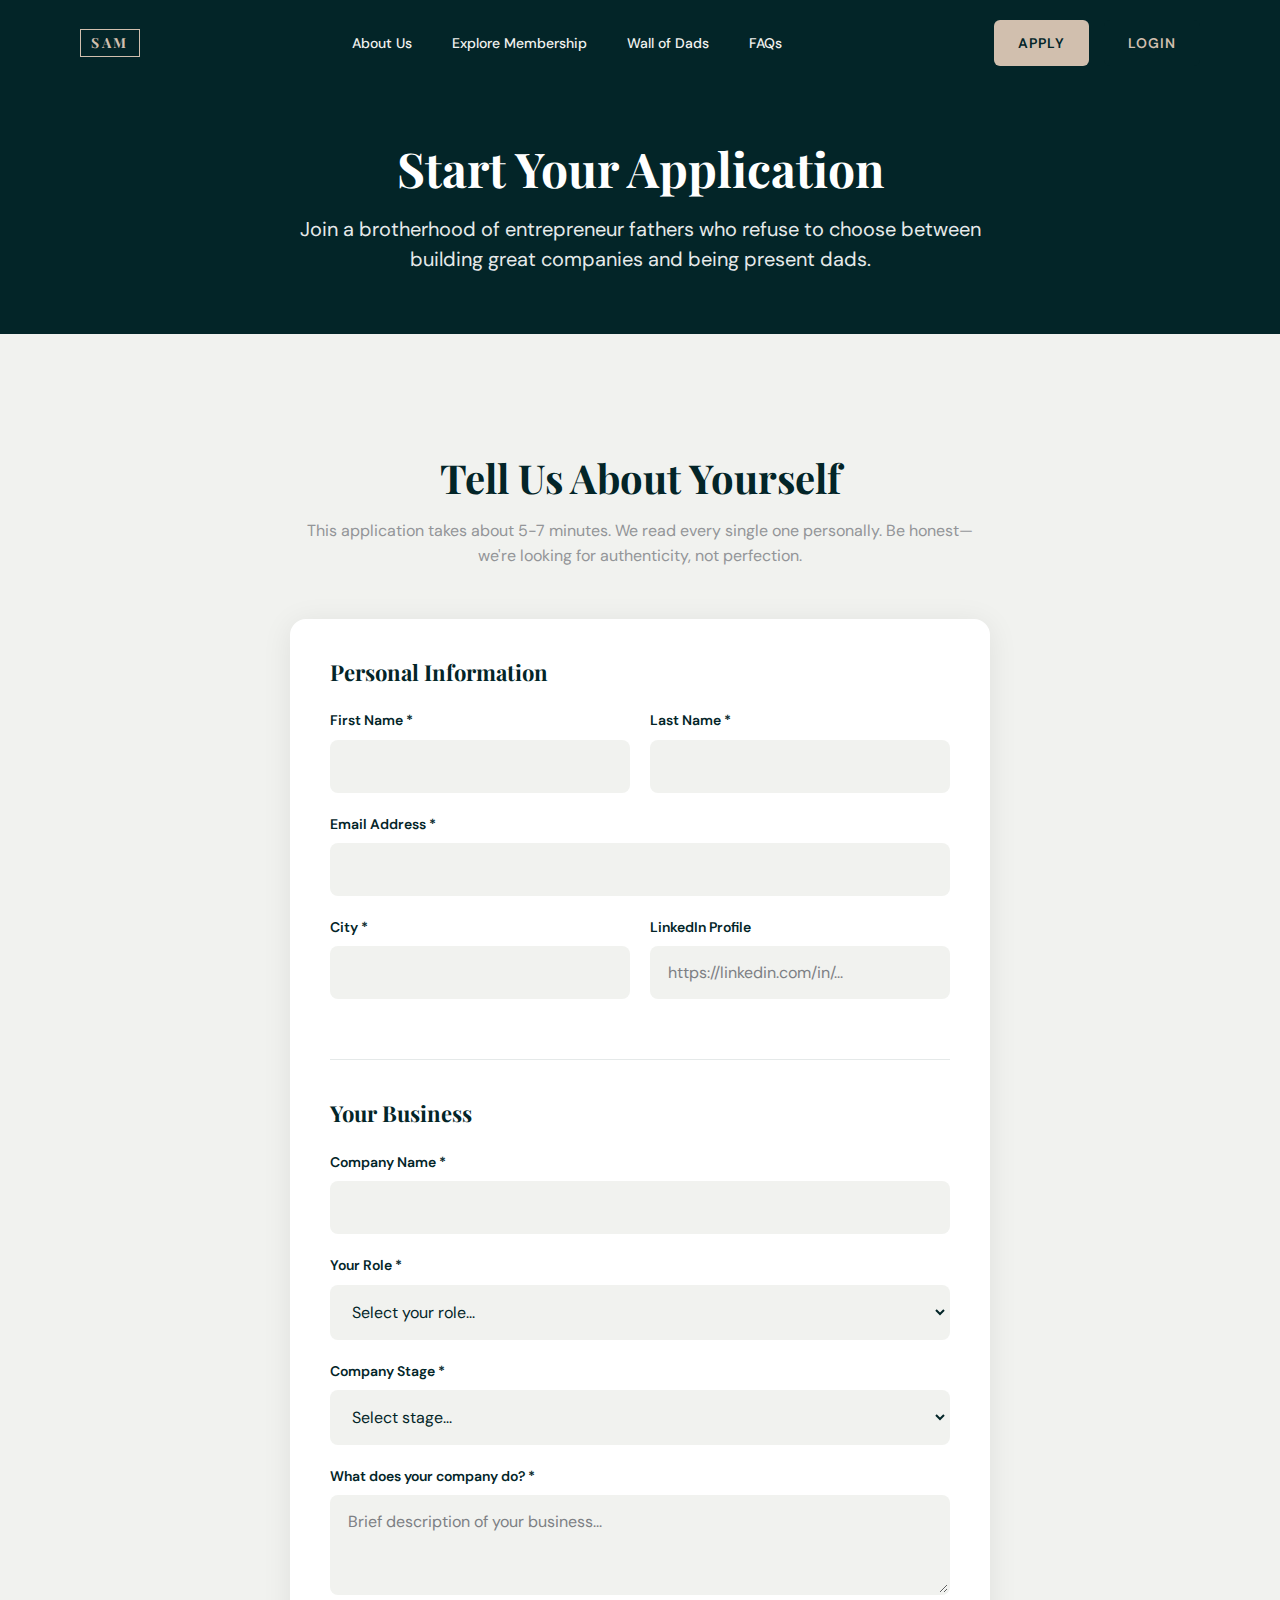
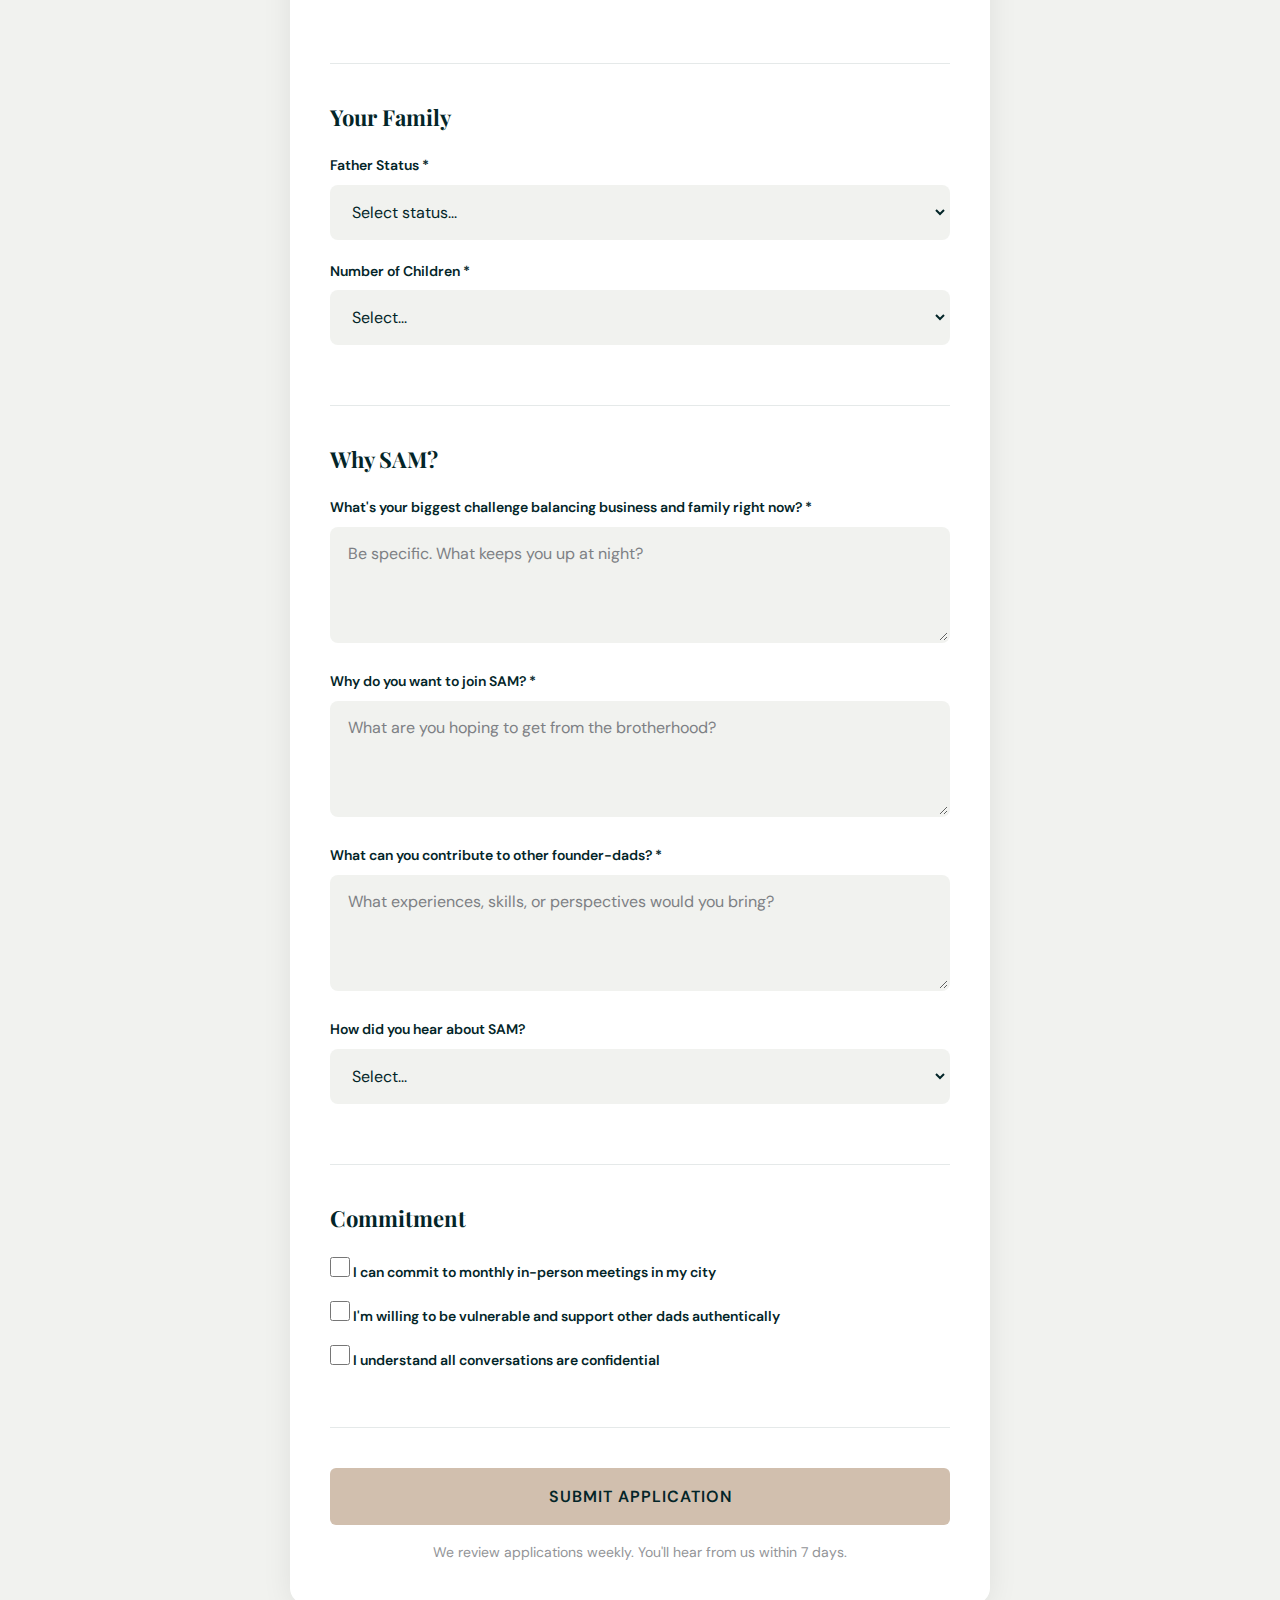
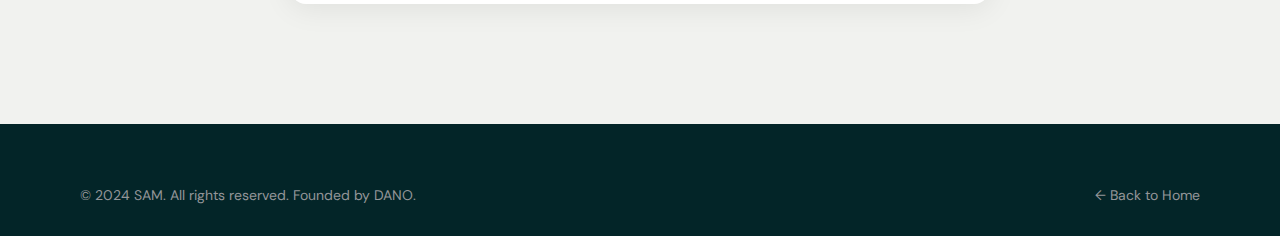
<file: apply.html>
<!DOCTYPE html>
<html lang="en">
<head>
  <meta charset="UTF-8">
  <meta name="viewport" content="width=device-width, initial-scale=1.0">
  <title>Apply | SAM - For Entrepreneur Fathers</title>
  <meta name="description" content="Apply to join SAM, the premier community for entrepreneur fathers building legacy.">
  
  <!-- Open Graph / Social Media Preview -->
  <meta property="og:type" content="website">
  <meta property="og:url" content="https://ross-sylvester.github.io/sam/apply.html">
  <meta property="og:title" content="Apply to SAM | For Entrepreneur Fathers">
  <meta property="og:description" content="Join a brotherhood of founder dads who are winning at business and family.">
  <meta property="og:image" content="https://ross-sylvester.github.io/sam/assets/og-image.png">
  
  <!-- Twitter Card -->
  <meta name="twitter:card" content="summary_large_image">
  <meta name="twitter:image" content="https://ross-sylvester.github.io/sam/assets/og-image.png">
  
  <link rel="preconnect" href="https://fonts.googleapis.com">
  <link rel="preconnect" href="https://fonts.gstatic.com" crossorigin>
  <link href="https://fonts.googleapis.com/css2?family=Playfair+Display:wght@400;500;600;700&family=DM+Sans:wght@400;500;600;700&display=swap" rel="stylesheet">
  
  <link rel="stylesheet" href="css/style.css">
  <link rel="icon" type="image/svg+xml" href="assets/favicon.svg">
</head>
<body>
  <!-- Header -->
  <header class="header">
    <div class="container header-wrap">
      <a href="index.html" class="logo" aria-label="SAM Home">
        <span class="logo-mark">SAM</span>
      </a>
      
      <nav class="nav-menu" id="navMenu">
        <div class="nav-logo-mobile">
          <a href="index.html" class="logo">
            <span class="logo-mark">SAM</span>
          </a>
        </div>
        <div class="nav-links">
          <a href="index.html#about" class="nav-link">About Us</a>
          <a href="index.html#membership" class="nav-link">Explore Membership</a>
          <a href="index.html#stories" class="nav-link">Wall of Dads</a>
          <a href="index.html#faq" class="nav-link">FAQs</a>
        </div>
        <div class="nav-buttons-mobile">
          <a href="apply.html" class="btn btn-primary">APPLY</a>
          <a href="login.html" class="btn btn-dark">LOGIN</a>
        </div>
      </nav>
      
      <div class="header-right">
        <a href="apply.html" class="btn btn-primary">APPLY</a>
        <a href="login.html" class="btn btn-dark">LOGIN</a>
        <button class="menu-toggle" id="menuToggle" aria-label="Toggle menu">
          <span class="hamburger"></span>
        </button>
      </div>
    </div>
  </header>

  <!-- Apply Hero -->
  <section class="hero hero-short">
    <div class="container">
      <h1 class="hero-title">Start Your Application</h1>
      <p class="hero-subtitle">Join a brotherhood of entrepreneur fathers who refuse to choose between building great companies and being present dads.</p>
    </div>
  </section>

  <!-- Application Form -->
  <section class="section section-light">
    <div class="container">
      <div class="form-container">
        <div class="form-intro">
          <h2 class="form-heading">Tell Us About Yourself</h2>
          <p class="form-description">This application takes about 5-7 minutes. We read every single one personally. Be honest—we're looking for authenticity, not perfection.</p>
        </div>
        
        <form class="application-form" id="applicationForm">
          <!-- Personal Info -->
          <div class="form-section">
            <h3 class="form-section-title">Personal Information</h3>
            
            <div class="form-row">
              <div class="form-group">
                <label for="firstName">First Name *</label>
                <input type="text" id="firstName" name="firstName" required>
              </div>
              <div class="form-group">
                <label for="lastName">Last Name *</label>
                <input type="text" id="lastName" name="lastName" required>
              </div>
            </div>
            
            <div class="form-group">
              <label for="email">Email Address *</label>
              <input type="email" id="email" name="email" required>
            </div>
            
            <div class="form-row">
              <div class="form-group">
                <label for="city">City *</label>
                <input type="text" id="city" name="city" required>
              </div>
              <div class="form-group">
                <label for="linkedin">LinkedIn Profile</label>
                <input type="url" id="linkedin" name="linkedin" placeholder="https://linkedin.com/in/...">
              </div>
            </div>
          </div>
          
          <!-- Business Info -->
          <div class="form-section">
            <h3 class="form-section-title">Your Business</h3>
            
            <div class="form-group">
              <label for="company">Company Name *</label>
              <input type="text" id="company" name="company" required>
            </div>
            
            <div class="form-group">
              <label for="role">Your Role *</label>
              <select id="role" name="role" required>
                <option value="">Select your role...</option>
                <option value="founder-ceo">Founder & CEO</option>
                <option value="co-founder">Co-Founder</option>
                <option value="ceo">CEO (Non-Founder)</option>
                <option value="c-suite">C-Suite Executive</option>
                <option value="vp">VP / Director</option>
                <option value="building">Currently Building / Pre-Launch</option>
              </select>
            </div>
            
            <div class="form-group">
              <label for="stage">Company Stage *</label>
              <select id="stage" name="stage" required>
                <option value="">Select stage...</option>
                <option value="idea">Idea / Pre-Revenue</option>
                <option value="early">Early Revenue ($0-500K)</option>
                <option value="growth">Growth ($500K-$5M)</option>
                <option value="scale">Scale ($5M-$20M)</option>
                <option value="established">Established ($20M+)</option>
                <option value="exited">Exited</option>
              </select>
            </div>
            
            <div class="form-group">
              <label for="businessDescription">What does your company do? *</label>
              <textarea id="businessDescription" name="businessDescription" rows="3" required placeholder="Brief description of your business..."></textarea>
            </div>
          </div>
          
          <!-- Family Info -->
          <div class="form-section">
            <h3 class="form-section-title">Your Family</h3>
            
            <div class="form-group">
              <label for="fatherStatus">Father Status *</label>
              <select id="fatherStatus" name="fatherStatus" required>
                <option value="">Select status...</option>
                <option value="expecting">Expecting</option>
                <option value="newborn">Newborn (0-1 year)</option>
                <option value="toddler">Toddler (1-4 years)</option>
                <option value="young">Young Kids (5-12 years)</option>
                <option value="teen">Teenagers (13-18 years)</option>
                <option value="adult">Adult Children (18+)</option>
                <option value="multiple">Multiple Stages</option>
              </select>
            </div>
            
            <div class="form-group">
              <label for="numChildren">Number of Children *</label>
              <select id="numChildren" name="numChildren" required>
                <option value="">Select...</option>
                <option value="expecting">Expecting First</option>
                <option value="1">1</option>
                <option value="2">2</option>
                <option value="3">3</option>
                <option value="4">4</option>
                <option value="5+">5+</option>
              </select>
            </div>
          </div>
          
          <!-- Why SAM -->
          <div class="form-section">
            <h3 class="form-section-title">Why SAM?</h3>
            
            <div class="form-group">
              <label for="biggestChallenge">What's your biggest challenge balancing business and family right now? *</label>
              <textarea id="biggestChallenge" name="biggestChallenge" rows="4" required placeholder="Be specific. What keeps you up at night?"></textarea>
            </div>
            
            <div class="form-group">
              <label for="whyJoin">Why do you want to join SAM? *</label>
              <textarea id="whyJoin" name="whyJoin" rows="4" required placeholder="What are you hoping to get from the brotherhood?"></textarea>
            </div>
            
            <div class="form-group">
              <label for="contribute">What can you contribute to other founder-dads? *</label>
              <textarea id="contribute" name="contribute" rows="4" required placeholder="What experiences, skills, or perspectives would you bring?"></textarea>
            </div>
            
            <div class="form-group">
              <label for="hearAbout">How did you hear about SAM?</label>
              <select id="hearAbout" name="hearAbout">
                <option value="">Select...</option>
                <option value="friend">Friend / Colleague</option>
                <option value="member">Current SAM Member</option>
                <option value="social">Social Media</option>
                <option value="podcast">Podcast</option>
                <option value="search">Google Search</option>
                <option value="other">Other</option>
              </select>
            </div>
          </div>
          
          <!-- Commitment -->
          <div class="form-section">
            <h3 class="form-section-title">Commitment</h3>
            
            <div class="form-group checkbox-group">
              <label class="checkbox-label">
                <input type="checkbox" name="commitMonthly" required>
                <span>I can commit to monthly in-person meetings in my city</span>
              </label>
            </div>
            
            <div class="form-group checkbox-group">
              <label class="checkbox-label">
                <input type="checkbox" name="commitVulnerable" required>
                <span>I'm willing to be vulnerable and support other dads authentically</span>
              </label>
            </div>
            
            <div class="form-group checkbox-group">
              <label class="checkbox-label">
                <input type="checkbox" name="commitConfidential" required>
                <span>I understand all conversations are confidential</span>
              </label>
            </div>
          </div>
          
          <div class="form-submit">
            <button type="submit" class="btn btn-primary btn-large btn-full">Submit Application</button>
            <p class="form-note">We review applications weekly. You'll hear from us within 7 days.</p>
          </div>
        </form>
      </div>
    </div>
  </section>

  <!-- Footer -->
  <footer class="footer">
    <div class="container">
      <div class="footer-bottom footer-simple">
        <p>&copy; 2024 SAM. All rights reserved. Founded by DANO.</p>
        <a href="index.html" class="footer-back">← Back to Home</a>
      </div>
    </div>
  </footer>

  <script src="js/main.js"></script>
  <script>
    // Form submission handler
    document.getElementById('applicationForm').addEventListener('submit', function(e) {
      e.preventDefault();
      
      // Show success message
      const form = this;
      form.innerHTML = `
        <div class="form-success">
          <div class="success-icon">✓</div>
          <h2>Application Received!</h2>
          <p>Thank you for applying to SAM. We review every application personally and will be in touch within 7 days.</p>
          <p>In the meantime, follow us on social media for updates and insights for entrepreneur fathers.</p>
          <a href="index.html" class="btn btn-primary">Back to Home</a>
        </div>
      `;
      
      // Scroll to top of form
      form.scrollIntoView({ behavior: 'smooth' });
    });
  </script>
</body>
</html>
</file>
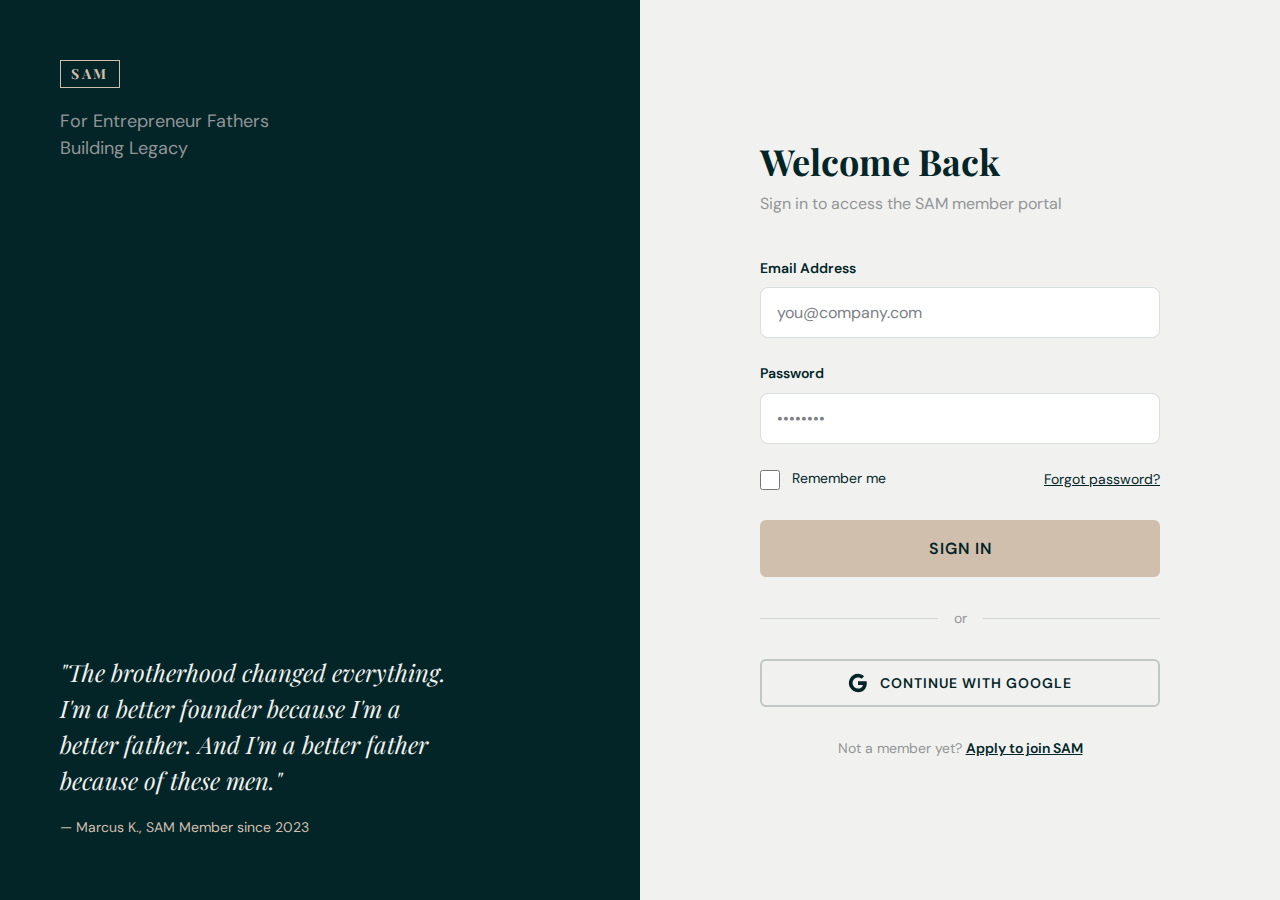
<file: login.html>
<!DOCTYPE html>
<html lang="en">
<head>
  <meta charset="UTF-8">
  <meta name="viewport" content="width=device-width, initial-scale=1.0">
  <title>Login | SAM - For Entrepreneur Fathers</title>
  <meta name="description" content="Log in to your SAM member portal.">
  
  <!-- Open Graph / Social Media Preview -->
  <meta property="og:type" content="website">
  <meta property="og:url" content="https://ross-sylvester.github.io/sam/login.html">
  <meta property="og:title" content="SAM Member Login">
  <meta property="og:description" content="Access your SAM member portal.">
  <meta property="og:image" content="https://ross-sylvester.github.io/sam/assets/og-image.png">
  
  <!-- Twitter Card -->
  <meta name="twitter:card" content="summary_large_image">
  <meta name="twitter:image" content="https://ross-sylvester.github.io/sam/assets/og-image.png">
  
  <link rel="preconnect" href="https://fonts.googleapis.com">
  <link rel="preconnect" href="https://fonts.gstatic.com" crossorigin>
  <link href="https://fonts.googleapis.com/css2?family=Playfair+Display:wght@400;500;600;700&family=DM+Sans:wght@400;500;600;700&display=swap" rel="stylesheet">
  
  <link rel="stylesheet" href="css/style.css">
  <link rel="icon" type="image/svg+xml" href="assets/favicon.svg">
</head>
<body class="login-page">
  <!-- Login Container -->
  <div class="login-container">
    <div class="login-left">
      <div class="login-brand">
        <a href="index.html" class="logo" aria-label="SAM Home">
          <span class="logo-mark">SAM</span>
        </a>
        <p class="login-tagline">For Entrepreneur Fathers<br>Building Legacy</p>
      </div>
      
      <div class="login-quote">
        <blockquote>"The brotherhood changed everything. I'm a better founder because I'm a better father. And I'm a better father because of these men."</blockquote>
        <cite>— Marcus K., SAM Member since 2023</cite>
      </div>
    </div>
    
    <div class="login-right">
      <div class="login-form-container">
        <h1 class="login-title">Welcome Back</h1>
        <p class="login-subtitle">Sign in to access the SAM member portal</p>
        
        <form class="login-form" id="loginForm">
          <div class="form-group">
            <label for="email">Email Address</label>
            <input type="email" id="email" name="email" required placeholder="you@company.com">
          </div>
          
          <div class="form-group">
            <label for="password">Password</label>
            <input type="password" id="password" name="password" required placeholder="••••••••">
          </div>
          
          <div class="form-options">
            <label class="checkbox-label">
              <input type="checkbox" name="remember">
              <span>Remember me</span>
            </label>
            <a href="#" class="forgot-link">Forgot password?</a>
          </div>
          
          <button type="submit" class="btn btn-primary btn-large btn-full">Sign In</button>
        </form>
        
        <div class="login-divider">
          <span>or</span>
        </div>
        
        <div class="login-alternatives">
          <button class="btn btn-outline btn-full">
            <svg width="20" height="20" viewBox="0 0 24 24" fill="currentColor">
              <path d="M22.56 12.25c0-.78-.07-1.53-.2-2.25H12v4.26h5.92c-.26 1.37-1.04 2.53-2.21 3.31v2.77h3.57c2.08-1.92 3.28-4.74 3.28-8.09z"/>
              <path d="M12 23c2.97 0 5.46-.98 7.28-2.66l-3.57-2.77c-.98.66-2.23 1.06-3.71 1.06-2.86 0-5.29-1.93-6.16-4.53H2.18v2.84C3.99 20.53 7.7 23 12 23z"/>
              <path d="M5.84 14.09c-.22-.66-.35-1.36-.35-2.09s.13-1.43.35-2.09V7.07H2.18C1.43 8.55 1 10.22 1 12s.43 3.45 1.18 4.93l2.85-2.22.81-.62z"/>
              <path d="M12 5.38c1.62 0 3.06.56 4.21 1.64l3.15-3.15C17.45 2.09 14.97 1 12 1 7.7 1 3.99 3.47 2.18 7.07l3.66 2.84c.87-2.6 3.3-4.53 6.16-4.53z"/>
            </svg>
            Continue with Google
          </button>
        </div>
        
        <p class="login-footer-text">
          Not a member yet? <a href="apply.html">Apply to join SAM</a>
        </p>
      </div>
    </div>
  </div>

  <script>
    // Login form handler
    document.getElementById('loginForm').addEventListener('submit', function(e) {
      e.preventDefault();
      
      // Simulate login - in production this would authenticate
      const container = document.querySelector('.login-form-container');
      container.innerHTML = `
        <div class="login-success">
          <div class="success-icon">✓</div>
          <h2>Welcome to SAM</h2>
          <p>The member portal is currently being built. We'll notify you when it's ready.</p>
          <p class="success-note">In the meantime, check your email for details about your next Core Group meeting.</p>
          <a href="index.html" class="btn btn-primary">Back to Home</a>
        </div>
      `;
    });
  </script>
</body>
</html>
</file>
<file: css/style.css>
/* ============================================
   SAM - A Brotherhood for Fathers
   Styling based on joinhampton.com design
   ============================================ */

/* CSS Variables - Hampton Color Palette */
:root {
  /* Primary Colors */
  --color-dark-teal: rgb(3, 37, 40);
  --color-dark-teal-light: rgb(23, 45, 47);
  --color-dark-bg: rgb(9, 23, 24);
  --color-darkest: rgb(7, 17, 18);
  
  /* Accent Colors */
  --color-tan: rgb(209, 191, 174);
  --color-tan-dark: rgb(179, 158, 138);
  
  /* Light Colors */
  --color-cream: rgb(241, 242, 239);
  --color-cream-alt: rgb(242, 243, 240);
  --color-light-gray: rgb(247, 247, 247);
  --color-white: rgb(255, 255, 255);
  
  /* Text Colors */
  --color-text-dark: rgb(3, 37, 40);
  --color-text-muted: rgb(147, 149, 152);
  --color-text-light: rgb(125, 128, 132);
  
  /* Fonts - Matching Hampton's typography */
  --font-display: 'Playfair Display', Georgia, 'Times New Roman', serif;
  --font-body: 'DM Sans', -apple-system, BlinkMacSystemFont, 'Segoe UI', Roboto, sans-serif;
  
  /* Spacing */
  --container-max: 1200px;
  --container-padding: 20px;
  
  /* Transitions */
  --transition-fast: 0.2s ease;
  --transition-normal: 0.3s ease;
}

/* ============================================
   Reset & Base Styles
   ============================================ */
*, *::before, *::after {
  box-sizing: border-box;
  margin: 0;
  padding: 0;
}

html {
  scroll-behavior: smooth;
  -webkit-font-smoothing: antialiased;
  -moz-osx-font-smoothing: grayscale;
}

body {
  font-family: var(--font-body);
  font-size: 16px;
  line-height: 1.6;
  color: var(--color-text-dark);
  background-color: var(--color-cream);
}

img {
  max-width: 100%;
  height: auto;
  display: block;
}

a {
  color: inherit;
  text-decoration: none;
  transition: var(--transition-fast);
}

ul, ol {
  list-style: none;
}

button {
  font-family: inherit;
  cursor: pointer;
  border: none;
  background: none;
}

/* ============================================
   Container
   ============================================ */
.container {
  max-width: var(--container-max);
  margin: 0 auto;
  padding: 0 var(--container-padding);
}

/* ============================================
   Typography
   ============================================ */
h1, h2, h3, h4, h5, h6 {
  font-family: var(--font-display);
  font-weight: 700;
  line-height: 1.2;
}

h1 {
  font-size: clamp(32px, 5vw, 66px);
}

h2 {
  font-size: clamp(24px, 4vw, 48px);
}

h3 {
  font-size: clamp(20px, 3vw, 32px);
}

h4 {
  font-size: clamp(18px, 2.5vw, 24px);
}

p {
  font-family: var(--font-body);
  font-size: 16px;
  line-height: 1.6;
}

.text-center {
  text-align: center;
}

.text-muted {
  color: var(--color-tan-dark);
}

.text-accent {
  color: var(--color-tan-dark);
}

/* ============================================
   Header
   ============================================ */
.header {
  position: fixed;
  top: 0;
  left: 0;
  right: 0;
  z-index: 1000;
  background-color: var(--color-dark-teal);
  padding: 15px 0;
}

.header-wrap {
  display: flex;
  align-items: center;
  justify-content: space-between;
}

.logo {
  color: var(--color-white);
  display: flex;
  align-items: center;
  text-decoration: none;
}

.logo-mark {
  font-family: var(--font-display);
  font-size: 14px;
  font-weight: 700;
  color: var(--color-tan);
  letter-spacing: 2.5px;
  position: relative;
  padding: 6px 10px;
  background-color: transparent;
  border: 1px solid var(--color-tan);
  transition: var(--transition-fast);
  line-height: 1;
}

.logo-mark:hover {
  background-color: var(--color-tan);
  color: var(--color-dark-teal);
}

.logo-text {
  font-family: var(--font-display);
  font-size: 20px;
  font-weight: 700;
  color: var(--color-white);
  letter-spacing: 2.5px;
}

/* Navigation */
.nav-menu {
  display: none;
}

.nav-menu.active {
  display: flex;
  flex-direction: column;
  position: fixed;
  top: 0;
  left: 0;
  right: 0;
  bottom: 0;
  background-color: var(--color-cream);
  padding: 80px 30px 30px;
  z-index: 999;
  overflow-y: auto;
}

.nav-logo-mobile {
  display: none;
  margin-bottom: 30px;
}

.nav-menu.active .nav-logo-mobile {
  display: block;
}

.nav-menu.active .nav-logo-mobile .logo-text {
  color: var(--color-dark-teal);
}

.nav-links {
  display: flex;
  flex-direction: column;
  gap: 20px;
}

.nav-link {
  font-family: var(--font-body);
  font-size: 18px;
  font-weight: 500;
  color: var(--color-dark-teal);
  padding: 10px 0;
  border-bottom: 1px solid rgba(3, 37, 40, 0.1);
  transition: var(--transition-fast);
}

.nav-link:hover {
  color: var(--color-tan-dark);
}

.nav-buttons-mobile {
  display: flex;
  flex-direction: column;
  gap: 15px;
  margin-top: 30px;
}

/* Header Right */
.header-right {
  display: flex;
  align-items: center;
  gap: 10px;
}

.header-right .btn {
  display: none;
}

/* Menu Toggle */
.menu-toggle {
  width: 40px;
  height: 40px;
  display: flex;
  align-items: center;
  justify-content: center;
  z-index: 1001;
}

.hamburger {
  width: 24px;
  height: 2px;
  background-color: var(--color-white);
  position: relative;
  transition: var(--transition-fast);
}

.hamburger::before,
.hamburger::after {
  content: '';
  position: absolute;
  width: 24px;
  height: 2px;
  background-color: var(--color-white);
  left: 0;
  transition: var(--transition-fast);
}

.hamburger::before {
  top: -8px;
}

.hamburger::after {
  top: 8px;
}

.menu-toggle.active .hamburger {
  background-color: transparent;
}

.menu-toggle.active .hamburger::before {
  top: 0;
  transform: rotate(45deg);
  background-color: var(--color-dark-teal);
}

.menu-toggle.active .hamburger::after {
  top: 0;
  transform: rotate(-45deg);
  background-color: var(--color-dark-teal);
}

/* ============================================
   Buttons
   ============================================ */
.btn {
  display: inline-flex;
  align-items: center;
  justify-content: center;
  font-family: var(--font-body);
  font-size: 14px;
  font-weight: 600;
  letter-spacing: 1px;
  text-transform: uppercase;
  padding: 12px 24px;
  border-radius: 6px;
  transition: var(--transition-fast);
  white-space: nowrap;
}

.btn-primary {
  background-color: var(--color-tan);
  color: var(--color-dark-teal);
}

.btn-primary:hover {
  background-color: var(--color-tan-dark);
}

.btn-dark {
  background-color: var(--color-dark-teal);
  color: var(--color-tan);
}

.btn-dark:hover {
  background-color: var(--color-darkest);
}

.btn-large {
  padding: 18px 36px;
  font-size: 16px;
}

/* Links */
.link-arrow {
  font-family: var(--font-body);
  font-size: 16px;
  font-weight: 500;
  color: var(--color-tan);
  transition: var(--transition-fast);
}

.link-arrow:hover {
  color: var(--color-white);
}

.link-underline {
  text-decoration: underline;
  text-underline-offset: 4px;
}

.link-accent {
  color: var(--color-tan);
}

.link-accent:hover {
  color: var(--color-tan-dark);
}

/* ============================================
   Hero Section
   ============================================ */
.hero {
  background-color: var(--color-dark-teal);
  padding: 160px 0 80px;
  text-align: center;
}

.hero-title {
  color: var(--color-white);
  font-size: clamp(26px, 3.5vw, 46px);
  font-weight: 700;
  line-height: 1.2;
  margin-bottom: 24px;
  max-width: 900px;
  margin-left: auto;
  margin-right: auto;
}

.hero-title .line1 {
  display: block;
  white-space: nowrap;
}

.hero-title .line2 {
  display: block;
}

.hero-subtitle {
  color: var(--color-white);
  font-size: clamp(16px, 2vw, 20px);
  line-height: 1.5;
  max-width: 700px;
  margin: 0 auto 40px;
  opacity: 0.9;
}

.hero-cta {
  display: flex;
  flex-direction: column;
  align-items: center;
  justify-content: center;
  gap: 20px;
  margin-bottom: 50px;
  width: 100%;
}

@media (min-width: 768px) {
  .hero-cta {
    flex-direction: row;
    gap: 30px;
  }
}

.hero-tags {
  display: flex;
  flex-wrap: wrap;
  justify-content: center;
  gap: 12px;
  max-width: 600px;
  margin: 0 auto;
}

.tag {
  font-family: var(--font-body);
  font-size: 14px;
  font-weight: 500;
  color: var(--color-text-muted);
  padding: 8px 16px;
  background-color: rgba(255, 255, 255, 0.1);
  border-radius: 20px;
  transition: var(--transition-fast);
}

.tag:hover {
  background-color: rgba(255, 255, 255, 0.2);
}

/* ============================================
   Sections
   ============================================ */
.section {
  padding: 80px 0;
}

.section-light {
  background-color: var(--color-cream);
}

.section-dark {
  background-color: var(--color-dark-teal);
}

.section-eyebrow {
  font-family: var(--font-body);
  font-size: 16px;
  color: var(--color-text-muted);
  text-align: center;
  margin-bottom: 20px;
}

.section-eyebrow a {
  color: var(--color-dark-teal);
  text-decoration: underline;
}

.section-label {
  font-family: var(--font-display);
  font-size: 24px;
  font-weight: 700;
  color: var(--color-dark-teal);
  text-align: center;
  margin-bottom: 40px;
}

.section-heading {
  font-family: var(--font-display);
  font-size: clamp(24px, 4vw, 48px);
  font-weight: 700;
  color: var(--color-dark-teal);
  line-height: 1.2;
  margin-bottom: 40px;
}

.section-heading-large {
  font-family: var(--font-display);
  font-size: clamp(28px, 4vw, 40px);
  font-weight: 700;
  color: var(--color-dark-teal);
  line-height: 1.3;
}

.section-heading-accent {
  font-family: var(--font-display);
  font-size: clamp(24px, 4vw, 40px);
  font-weight: 700;
  color: var(--color-tan-dark);
  margin-bottom: 50px;
}

.section-heading-light {
  font-family: var(--font-display);
  font-size: clamp(28px, 4vw, 48px);
  font-weight: 700;
  color: var(--color-cream);
  margin-bottom: 20px;
}

.section-subheading {
  font-family: var(--font-display);
  font-size: clamp(18px, 2.5vw, 24px);
  font-weight: 700;
  margin-bottom: 40px;
}

/* ============================================
   Results Grid
   ============================================ */
.results-grid {
  display: grid;
  grid-template-columns: repeat(auto-fit, minmax(280px, 1fr));
  gap: 30px;
}

.result-card {
  background-color: var(--color-white);
  padding: 30px;
  border-radius: 12px;
  box-shadow: 0 4px 20px rgba(0, 0, 0, 0.05);
}

.result-title {
  font-family: var(--font-display);
  font-size: 22px;
  font-weight: 700;
  color: var(--color-dark-teal);
  margin-bottom: 12px;
}

.result-text {
  font-family: var(--font-body);
  font-size: 14px;
  line-height: 1.6;
  color: var(--color-dark-teal);
}

/* ============================================
   Testimonials
   ============================================ */
.testimonials-grid {
  display: grid;
  grid-template-columns: repeat(auto-fit, minmax(300px, 1fr));
  gap: 30px;
}

.testimonial-card {
  background-color: var(--color-white);
  padding: 30px;
  border-radius: 12px;
  box-shadow: 0 4px 20px rgba(0, 0, 0, 0.05);
}

.testimonial-content p {
  font-family: var(--font-body);
  font-size: 16px;
  line-height: 1.6;
  color: var(--color-dark-teal);
  font-style: italic;
  margin-bottom: 24px;
}

.testimonial-author {
  display: flex;
  align-items: center;
  gap: 15px;
}

.author-avatar {
  width: 48px;
  height: 48px;
  border-radius: 50%;
  background-color: var(--color-dark-teal);
  color: var(--color-white);
  display: flex;
  align-items: center;
  justify-content: center;
  font-family: var(--font-body);
  font-size: 14px;
  font-weight: 600;
}

.author-name {
  font-family: var(--font-body);
  font-size: 14px;
  font-weight: 600;
  color: var(--color-dark-teal);
  margin-bottom: 4px;
}

.author-role {
  font-family: var(--font-body);
  font-size: 12px;
  color: var(--color-text-muted);
}

/* ============================================
   Logos Grid
   ============================================ */
.logos-grid {
  display: flex;
  flex-wrap: wrap;
  justify-content: center;
  gap: 40px;
  margin-top: 40px;
}

.logo-item {
  font-family: var(--font-body);
  font-size: 18px;
  font-weight: 600;
  color: var(--color-text-muted);
  opacity: 0.7;
}

/* ============================================
   Features List
   ============================================ */
.features-list {
  display: flex;
  flex-direction: column;
  gap: 40px;
}

.feature-item {
  display: grid;
  grid-template-columns: 1fr;
  gap: 30px;
  padding: 30px;
  background-color: var(--color-cream);
  border-radius: 12px;
}

.feature-title {
  font-family: var(--font-display);
  font-size: 24px;
  font-weight: 700;
  color: var(--color-dark-teal);
  margin-bottom: 16px;
}

.feature-description {
  font-family: var(--font-body);
  font-size: 16px;
  line-height: 1.6;
  color: var(--color-dark-teal);
}

.feature-image {
  display: flex;
  align-items: center;
  justify-content: center;
}

.feature-placeholder {
  width: 100%;
  max-width: 300px;
  aspect-ratio: 16/9;
  background-color: var(--color-dark-teal-light);
  border-radius: 12px;
  display: flex;
  align-items: center;
  justify-content: center;
  font-size: 48px;
}

.feature-cta {
  margin-top: 50px;
  text-align: center;
}

.cta-subtext {
  font-family: var(--font-body);
  font-size: 14px;
  color: var(--color-text-muted);
  margin-bottom: 10px;
}

/* ============================================
   Video Container
   ============================================ */
.video-container {
  max-width: 800px;
  margin: 0 auto 30px;
}

.video-placeholder {
  aspect-ratio: 16/9;
  background-color: var(--color-dark-teal);
  border-radius: 12px;
  display: flex;
  flex-direction: column;
  align-items: center;
  justify-content: center;
  color: var(--color-white);
  cursor: pointer;
  transition: var(--transition-fast);
  position: relative;
  overflow: hidden;
}

.video-placeholder::before {
  content: '';
  position: absolute;
  inset: 0;
  background: radial-gradient(circle at center, rgba(209, 191, 174, 0.1) 0%, transparent 70%);
}

.video-placeholder:hover {
  background-color: var(--color-dark-teal-light);
}

.video-placeholder:hover .play-button {
  transform: scale(1.1);
  box-shadow: 0 8px 30px rgba(209, 191, 174, 0.4);
}

.play-button {
  width: 72px;
  height: 72px;
  border-radius: 50%;
  background-color: var(--color-tan);
  color: var(--color-dark-teal);
  display: flex;
  align-items: center;
  justify-content: center;
  font-size: 20px;
  margin-bottom: 16px;
  transition: var(--transition-fast);
  box-shadow: 0 4px 20px rgba(209, 191, 174, 0.3);
  position: relative;
  z-index: 1;
}

.play-button::before {
  content: '';
  position: absolute;
  inset: -4px;
  border-radius: 50%;
  border: 1px solid rgba(209, 191, 174, 0.3);
}

.video-placeholder p {
  position: relative;
  z-index: 1;
  font-size: 15px;
  font-weight: 500;
  letter-spacing: 0.5px;
}

.video-caption {
  font-family: var(--font-body);
  font-size: 14px;
  color: var(--color-text-muted);
  margin-bottom: 20px;
}

/* ============================================
   Process Grid
   ============================================ */
.process-subtitle {
  font-family: var(--font-body);
  font-size: 16px;
  font-weight: 600;
  color: var(--color-dark-teal);
  margin-bottom: 40px;
}

.process-grid {
  display: grid;
  grid-template-columns: repeat(auto-fit, minmax(280px, 1fr));
  gap: 30px;
  margin-bottom: 50px;
}

.process-step {
  padding: 30px;
  background-color: var(--color-white);
  border-radius: 12px;
  box-shadow: 0 4px 20px rgba(0, 0, 0, 0.05);
}

.step-number {
  font-family: var(--font-body);
  font-size: 14px;
  font-weight: 600;
  color: var(--color-tan-dark);
  display: block;
  margin-bottom: 12px;
}

.step-title {
  font-family: var(--font-display);
  font-size: 22px;
  font-weight: 700;
  color: var(--color-dark-teal);
  margin-bottom: 12px;
}

.step-description {
  font-family: var(--font-body);
  font-size: 14px;
  line-height: 1.6;
  color: var(--color-text-dark);
}

/* ============================================
   Cities Grid
   ============================================ */
.cities-grid {
  display: flex;
  flex-wrap: wrap;
  justify-content: center;
  gap: 20px 40px;
  margin-top: 40px;
}

.city {
  font-family: var(--font-body);
  font-size: 18px;
  font-weight: 500;
  color: var(--color-dark-teal);
  padding: 10px 20px;
  background-color: var(--color-white);
  border-radius: 8px;
  box-shadow: 0 2px 10px rgba(0, 0, 0, 0.05);
}

/* ============================================
   How It Works
   ============================================ */
.how-it-works {
  max-width: 800px;
}

.how-it-works p {
  font-family: var(--font-body);
  font-size: 16px;
  line-height: 1.7;
  color: var(--color-dark-teal);
  margin-bottom: 20px;
}

.podcast-link {
  margin-top: 30px;
}

/* ============================================
   Guarantee Section
   ============================================ */
.guarantee-text {
  font-family: var(--font-body);
  font-size: 18px;
  line-height: 1.7;
  color: var(--color-dark-teal);
  max-width: 700px;
  margin: 0 auto;
}

/* ============================================
   Requirements Section
   ============================================ */
.requirements-box {
  background-color: var(--color-dark-bg);
  padding: 40px;
  border-radius: 12px;
  max-width: 600px;
  margin: 0 auto 40px;
}

.requirements-title {
  font-family: var(--font-display);
  font-size: 24px;
  font-weight: 700;
  color: var(--color-cream);
  margin-bottom: 24px;
}

.requirements-list {
  list-style: disc;
  padding-left: 24px;
}

.requirements-list li {
  font-family: var(--font-body);
  font-size: 16px;
  line-height: 1.6;
  color: var(--color-cream);
  margin-bottom: 12px;
  opacity: 0.9;
}

.apply-cta {
  text-align: center;
}

/* ============================================
   FAQ Section
   ============================================ */
.faq-list {
  max-width: 800px;
  margin: 0 auto;
}

.faq-item {
  border-bottom: 1px solid rgba(3, 37, 40, 0.1);
}

.faq-question {
  width: 100%;
  display: flex;
  justify-content: space-between;
  align-items: center;
  padding: 24px 0;
  font-family: var(--font-body);
  font-size: 18px;
  font-weight: 600;
  color: var(--color-dark-teal);
  text-align: left;
  transition: var(--transition-fast);
}

.faq-question:hover {
  color: var(--color-tan-dark);
}

.faq-icon {
  font-size: 24px;
  font-weight: 400;
  transition: var(--transition-fast);
}

.faq-item.active .faq-icon {
  transform: rotate(45deg);
}

.faq-answer {
  max-height: 0;
  overflow: hidden;
  transition: max-height 0.3s ease;
}

.faq-item.active .faq-answer {
  max-height: 500px;
}

.faq-answer p {
  font-family: var(--font-body);
  font-size: 16px;
  line-height: 1.7;
  color: var(--color-text-dark);
  padding-bottom: 24px;
}

/* ============================================
   Founder Section
   ============================================ */
.founder-section {
  max-width: 800px;
  margin: 0 auto;
}

.founder-content {
  text-align: center;
}

.founder-quote {
  font-family: var(--font-display);
  font-size: clamp(20px, 3vw, 28px);
  font-weight: 400;
  font-style: italic;
  line-height: 1.5;
  color: var(--color-dark-teal);
  margin-bottom: 40px;
  position: relative;
}

.founder-quote::before {
  content: '"';
  font-family: var(--font-display);
  font-size: 80px;
  color: var(--color-tan);
  position: absolute;
  top: -30px;
  left: 50%;
  transform: translateX(-50%);
  opacity: 0.3;
}

.founder-info {
  display: flex;
  align-items: center;
  justify-content: center;
  gap: 20px;
}

.founder-avatar {
  width: 70px;
  height: 70px;
  border-radius: 50%;
  background-color: var(--color-dark-teal);
  color: var(--color-tan);
  display: flex;
  align-items: center;
  justify-content: center;
  font-family: var(--font-display);
  font-size: 28px;
  font-weight: 700;
}

.founder-details {
  text-align: left;
}

.founder-name {
  font-family: var(--font-display);
  font-size: 24px;
  font-weight: 700;
  color: var(--color-dark-teal);
  margin-bottom: 4px;
}

.founder-title {
  font-family: var(--font-body);
  font-size: 14px;
  color: var(--color-text-muted);
}

/* ============================================
   CTA Section
   ============================================ */
.cta-text {
  font-family: var(--font-body);
  font-size: 18px;
  line-height: 1.6;
  color: var(--color-cream);
  opacity: 0.9;
  margin-bottom: 30px;
}

/* ============================================
   Footer
   ============================================ */
.footer {
  background-color: var(--color-dark-teal);
  padding: 60px 0 30px;
}

.footer-top {
  display: grid;
  grid-template-columns: 1fr;
  gap: 40px;
  margin-bottom: 40px;
}

.footer-brand .logo-text {
  margin-bottom: 10px;
  display: block;
}

.footer-tagline {
  font-family: var(--font-body);
  font-size: 14px;
  color: var(--color-text-muted);
}

.footer-links {
  display: grid;
  grid-template-columns: repeat(auto-fit, minmax(150px, 1fr));
  gap: 30px;
}

.footer-column h4 {
  font-family: var(--font-body);
  font-size: 14px;
  font-weight: 600;
  color: var(--color-cream);
  margin-bottom: 16px;
  text-transform: uppercase;
  letter-spacing: 1px;
}

.footer-column a {
  display: block;
  font-family: var(--font-body);
  font-size: 14px;
  color: var(--color-text-muted);
  margin-bottom: 10px;
  transition: var(--transition-fast);
}

.footer-column a:hover {
  color: var(--color-cream);
}

.footer-bottom {
  display: flex;
  flex-direction: column;
  align-items: center;
  gap: 20px;
  padding-top: 30px;
  border-top: 1px solid rgba(255, 255, 255, 0.1);
}

.footer-bottom p {
  font-family: var(--font-body);
  font-size: 14px;
  color: var(--color-text-muted);
}

.social-links {
  display: flex;
  gap: 20px;
}

.social-links a {
  font-size: 18px;
  color: var(--color-text-muted);
  transition: var(--transition-fast);
}

.social-links a:hover {
  color: var(--color-cream);
}

/* ============================================
   Desktop Styles (768px+)
   ============================================ */
@media (min-width: 768px) {
  :root {
    --container-padding: 40px;
  }
  
  /* Header */
  .header {
    padding: 20px 0;
  }
  
  .nav-menu {
    display: flex;
    align-items: center;
    position: static;
    background: none;
    padding: 0;
    flex-direction: row;
  }
  
  .nav-logo-mobile {
    display: none !important;
  }
  
  .nav-links {
    flex-direction: row;
    gap: 30px;
  }
  
  .nav-link {
    font-size: 14px;
    color: var(--color-cream);
    padding: 0;
    border: none;
  }
  
  .nav-link:hover {
    color: var(--color-tan);
  }
  
  .nav-buttons-mobile {
    display: none;
  }
  
  .header-right .btn {
    display: inline-flex;
  }
  
  .menu-toggle {
    display: none;
  }
  
  /* Hero */
  .hero {
    padding: 180px 0 100px;
  }
  
  /* Features */
  .feature-item {
    grid-template-columns: 1fr 1fr;
    padding: 50px;
  }
  
  .feature-item:nth-child(even) .feature-content {
    order: 2;
  }
  
  .feature-item:nth-child(even) .feature-image {
    order: 1;
  }
  
  /* Footer */
  .footer-top {
    grid-template-columns: 1fr 2fr;
  }
  
  .footer-bottom {
    flex-direction: row;
    justify-content: space-between;
  }
}

/* ============================================
   Large Desktop Styles (1024px+)
   ============================================ */
@media (min-width: 1024px) {
  .nav-links {
    gap: 40px;
  }
  
  .header-right {
    gap: 15px;
  }
  
  .section {
    padding: 120px 0;
  }
}

/* ============================================
   Forms
   ============================================ */
.form-container {
  max-width: 700px;
  margin: 0 auto;
}

.form-intro {
  text-align: center;
  margin-bottom: 50px;
}

.form-heading {
  font-family: var(--font-display);
  font-size: clamp(28px, 4vw, 40px);
  font-weight: 700;
  color: var(--color-dark-teal);
  margin-bottom: 16px;
}

.form-description {
  font-family: var(--font-body);
  font-size: 16px;
  color: var(--color-text-muted);
  line-height: 1.6;
}

.application-form {
  background: var(--color-white);
  padding: 40px;
  border-radius: 16px;
  box-shadow: 0 4px 30px rgba(0, 0, 0, 0.08);
}

.form-section {
  margin-bottom: 40px;
  padding-bottom: 40px;
  border-bottom: 1px solid rgba(3, 37, 40, 0.1);
}

.form-section:last-of-type {
  border-bottom: none;
  margin-bottom: 30px;
  padding-bottom: 0;
}

.form-section-title {
  font-family: var(--font-display);
  font-size: 22px;
  font-weight: 700;
  color: var(--color-dark-teal);
  margin-bottom: 24px;
}

.form-row {
  display: grid;
  grid-template-columns: 1fr;
  gap: 20px;
}

@media (min-width: 600px) {
  .form-row {
    grid-template-columns: 1fr 1fr;
  }
}

.form-group {
  margin-bottom: 20px;
}

.form-group label {
  display: block;
  font-family: var(--font-body);
  font-size: 14px;
  font-weight: 600;
  color: var(--color-dark-teal);
  margin-bottom: 8px;
}

.form-group input,
.form-group select,
.form-group textarea {
  width: 100%;
  padding: 14px 16px;
  font-family: var(--font-body);
  font-size: 16px;
  color: var(--color-dark-teal);
  background-color: var(--color-cream);
  border: 2px solid transparent;
  border-radius: 8px;
  transition: var(--transition-fast);
}

.form-group input:focus,
.form-group select:focus,
.form-group textarea:focus {
  outline: none;
  border-color: var(--color-tan);
  background-color: var(--color-white);
}

.form-group input::placeholder,
.form-group textarea::placeholder {
  color: var(--color-text-light);
}

.form-group textarea {
  resize: vertical;
  min-height: 100px;
}

.checkbox-group {
  margin-bottom: 16px;
}

.checkbox-label {
  display: flex;
  align-items: flex-start;
  gap: 12px;
  cursor: pointer;
  font-family: var(--font-body);
  font-size: 14px;
  color: var(--color-dark-teal);
  line-height: 1.5;
}

.checkbox-label input[type="checkbox"] {
  width: 20px;
  height: 20px;
  margin-top: 2px;
  accent-color: var(--color-dark-teal);
  cursor: pointer;
}

.form-submit {
  text-align: center;
}

.btn-full {
  width: 100%;
}

.form-note {
  font-family: var(--font-body);
  font-size: 14px;
  color: var(--color-text-muted);
  margin-top: 16px;
}

.form-success {
  text-align: center;
  padding: 60px 20px;
}

.success-icon {
  width: 80px;
  height: 80px;
  border-radius: 50%;
  background-color: var(--color-dark-teal);
  color: var(--color-tan);
  display: flex;
  align-items: center;
  justify-content: center;
  font-size: 36px;
  margin: 0 auto 30px;
}

.form-success h2 {
  font-family: var(--font-display);
  font-size: 32px;
  font-weight: 700;
  color: var(--color-dark-teal);
  margin-bottom: 16px;
}

.form-success p {
  font-family: var(--font-body);
  font-size: 16px;
  color: var(--color-text-dark);
  margin-bottom: 16px;
  line-height: 1.6;
}

.form-success .btn {
  margin-top: 20px;
}

/* Hero Short */
.hero-short {
  padding: 140px 0 60px;
}

.hero-short .hero-title {
  font-size: clamp(28px, 4vw, 48px);
  margin-bottom: 16px;
}

.hero-short .hero-subtitle {
  margin-bottom: 0;
}

/* ============================================
   Login Page
   ============================================ */
.login-page {
  background-color: var(--color-dark-teal);
  min-height: 100vh;
}

.login-container {
  display: grid;
  grid-template-columns: 1fr;
  min-height: 100vh;
}

@media (min-width: 900px) {
  .login-container {
    grid-template-columns: 1fr 1fr;
  }
}

.login-left {
  display: none;
  flex-direction: column;
  justify-content: space-between;
  padding: 60px;
  background-color: var(--color-dark-teal);
}

@media (min-width: 900px) {
  .login-left {
    display: flex;
  }
}

.login-brand {
  display: flex;
  flex-direction: column;
  gap: 20px;
}

.login-brand .logo-mark {
  display: inline-block;
  width: fit-content;
}

.login-tagline {
  font-family: var(--font-body);
  font-size: 18px;
  color: var(--color-text-muted);
  line-height: 1.5;
}

.login-quote {
  max-width: 400px;
}

.login-quote blockquote {
  font-family: var(--font-display);
  font-size: 24px;
  font-style: italic;
  color: var(--color-cream);
  line-height: 1.5;
  margin-bottom: 16px;
}

.login-quote cite {
  font-family: var(--font-body);
  font-size: 14px;
  color: var(--color-tan);
  font-style: normal;
}

.login-right {
  display: flex;
  align-items: center;
  justify-content: center;
  padding: 40px 20px;
  background-color: var(--color-cream);
}

@media (min-width: 900px) {
  .login-right {
    padding: 60px;
  }
}

.login-form-container {
  width: 100%;
  max-width: 400px;
}

.login-title {
  font-family: var(--font-display);
  font-size: 36px;
  font-weight: 700;
  color: var(--color-dark-teal);
  margin-bottom: 8px;
}

.login-subtitle {
  font-family: var(--font-body);
  font-size: 16px;
  color: var(--color-text-muted);
  margin-bottom: 40px;
}

.login-form .form-group {
  margin-bottom: 24px;
}

.login-form .form-group input {
  background-color: var(--color-white);
  border: 1px solid rgba(3, 37, 40, 0.15);
}

.form-options {
  display: flex;
  justify-content: space-between;
  align-items: center;
  margin-bottom: 30px;
}

.forgot-link {
  font-family: var(--font-body);
  font-size: 14px;
  color: var(--color-dark-teal);
  text-decoration: underline;
}

.login-divider {
  display: flex;
  align-items: center;
  margin: 30px 0;
}

.login-divider::before,
.login-divider::after {
  content: '';
  flex: 1;
  height: 1px;
  background-color: rgba(3, 37, 40, 0.15);
}

.login-divider span {
  padding: 0 16px;
  font-family: var(--font-body);
  font-size: 14px;
  color: var(--color-text-muted);
}

.btn-outline {
  background-color: transparent;
  border: 2px solid rgba(3, 37, 40, 0.2);
  color: var(--color-dark-teal);
  display: flex;
  align-items: center;
  justify-content: center;
  gap: 12px;
}

.btn-outline:hover {
  border-color: var(--color-dark-teal);
  background-color: rgba(3, 37, 40, 0.05);
}

.btn-outline svg {
  width: 20px;
  height: 20px;
}

.login-footer-text {
  font-family: var(--font-body);
  font-size: 14px;
  color: var(--color-text-muted);
  text-align: center;
  margin-top: 30px;
}

.login-footer-text a {
  color: var(--color-dark-teal);
  font-weight: 600;
  text-decoration: underline;
}

.login-success {
  text-align: center;
  padding: 40px 0;
}

.login-success .success-icon {
  margin-bottom: 24px;
}

.login-success h2 {
  font-family: var(--font-display);
  font-size: 28px;
  font-weight: 700;
  color: var(--color-dark-teal);
  margin-bottom: 16px;
}

.login-success p {
  font-family: var(--font-body);
  font-size: 16px;
  color: var(--color-text-dark);
  margin-bottom: 12px;
}

.login-success .success-note {
  font-size: 14px;
  color: var(--color-text-muted);
}

.login-success .btn {
  margin-top: 24px;
}

/* Footer Simple */
.footer-simple {
  justify-content: space-between;
  border-top: none;
  padding-top: 0;
}

.footer-back {
  font-family: var(--font-body);
  font-size: 14px;
  color: var(--color-text-muted);
  transition: var(--transition-fast);
}

.footer-back:hover {
  color: var(--color-cream);
}

/* ============================================
   Mobile Optimizations (max 767px)
   ============================================ */
@media (max-width: 767px) {
  .hero-title {
    font-size: 32px;
  }
  
  .section-heading {
    font-size: 28px;
  }
  
  .section-heading-large {
    font-size: 26px;
  }
  
  .testimonials-grid {
    grid-template-columns: 1fr;
  }
  
  .process-grid {
    grid-template-columns: 1fr;
  }
  
  .requirements-box {
    padding: 30px 20px;
  }
  
  .faq-question {
    font-size: 16px;
  }
}
</file>
